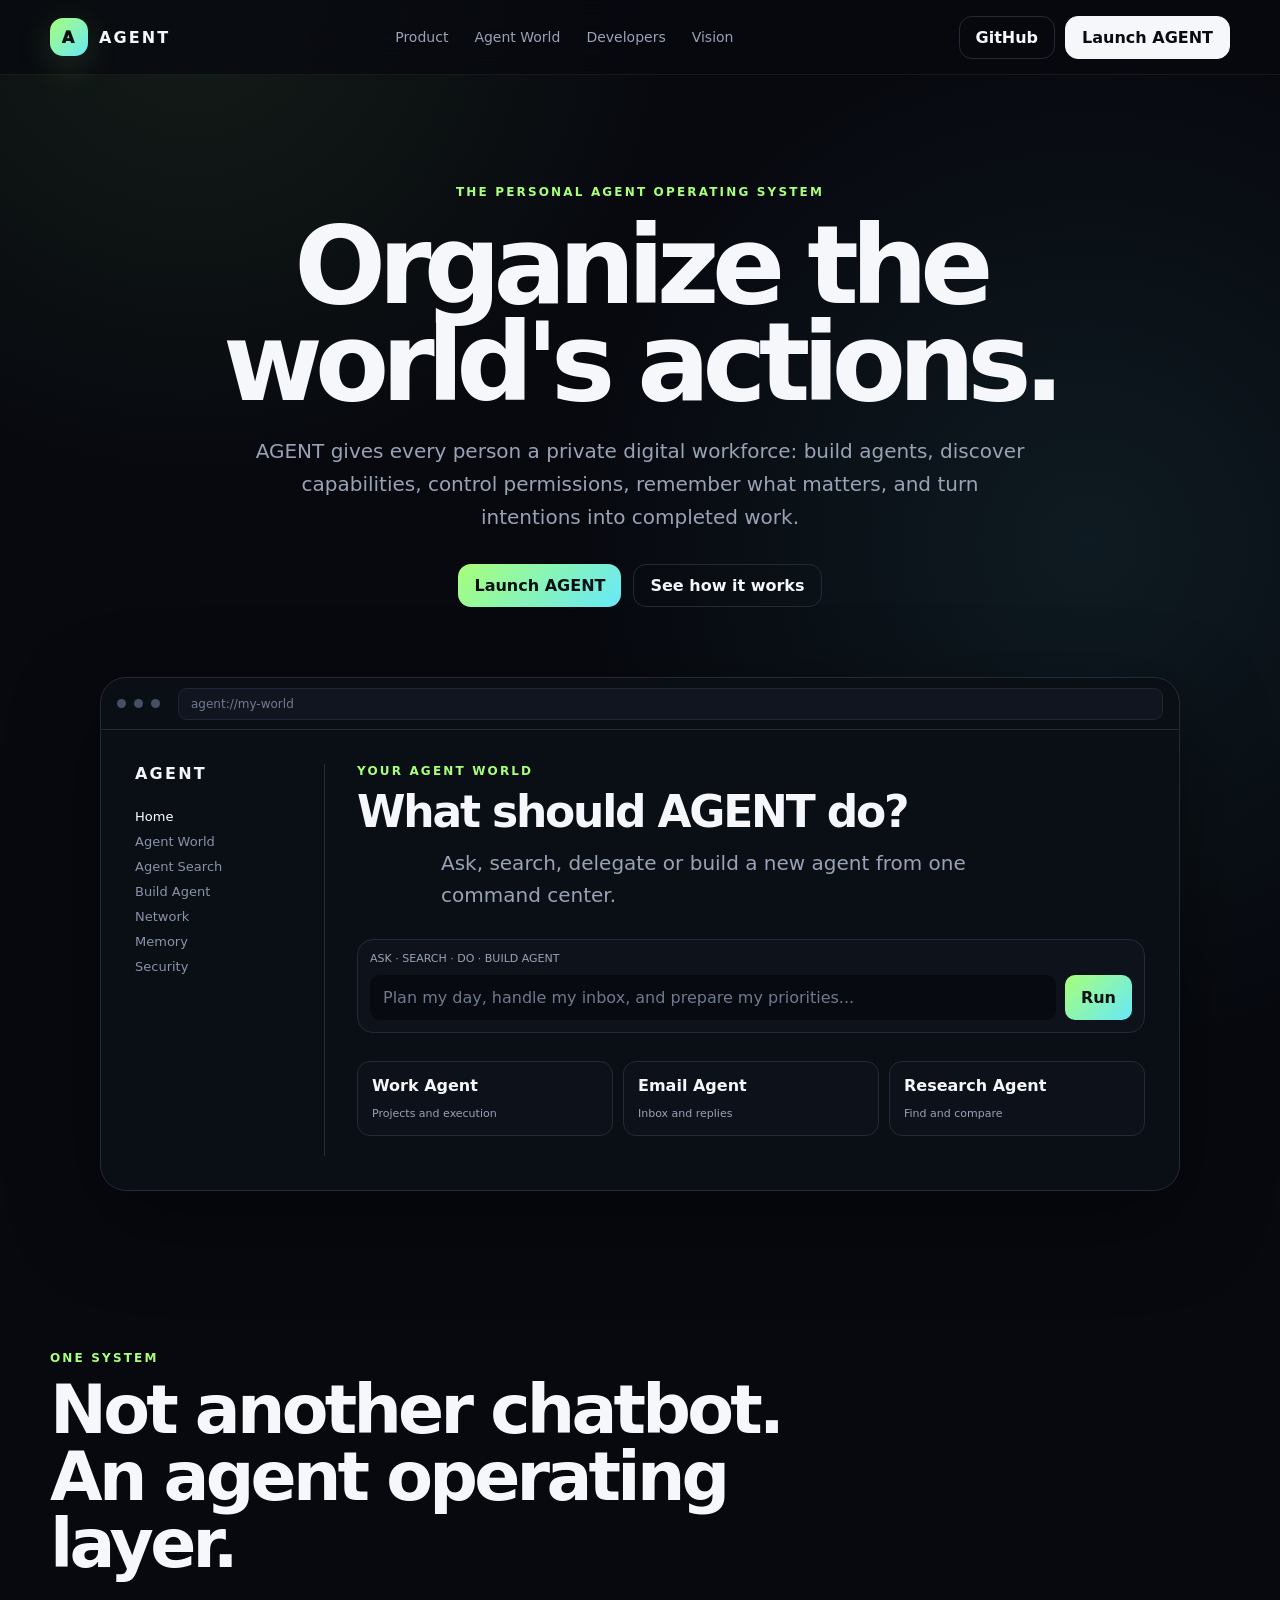
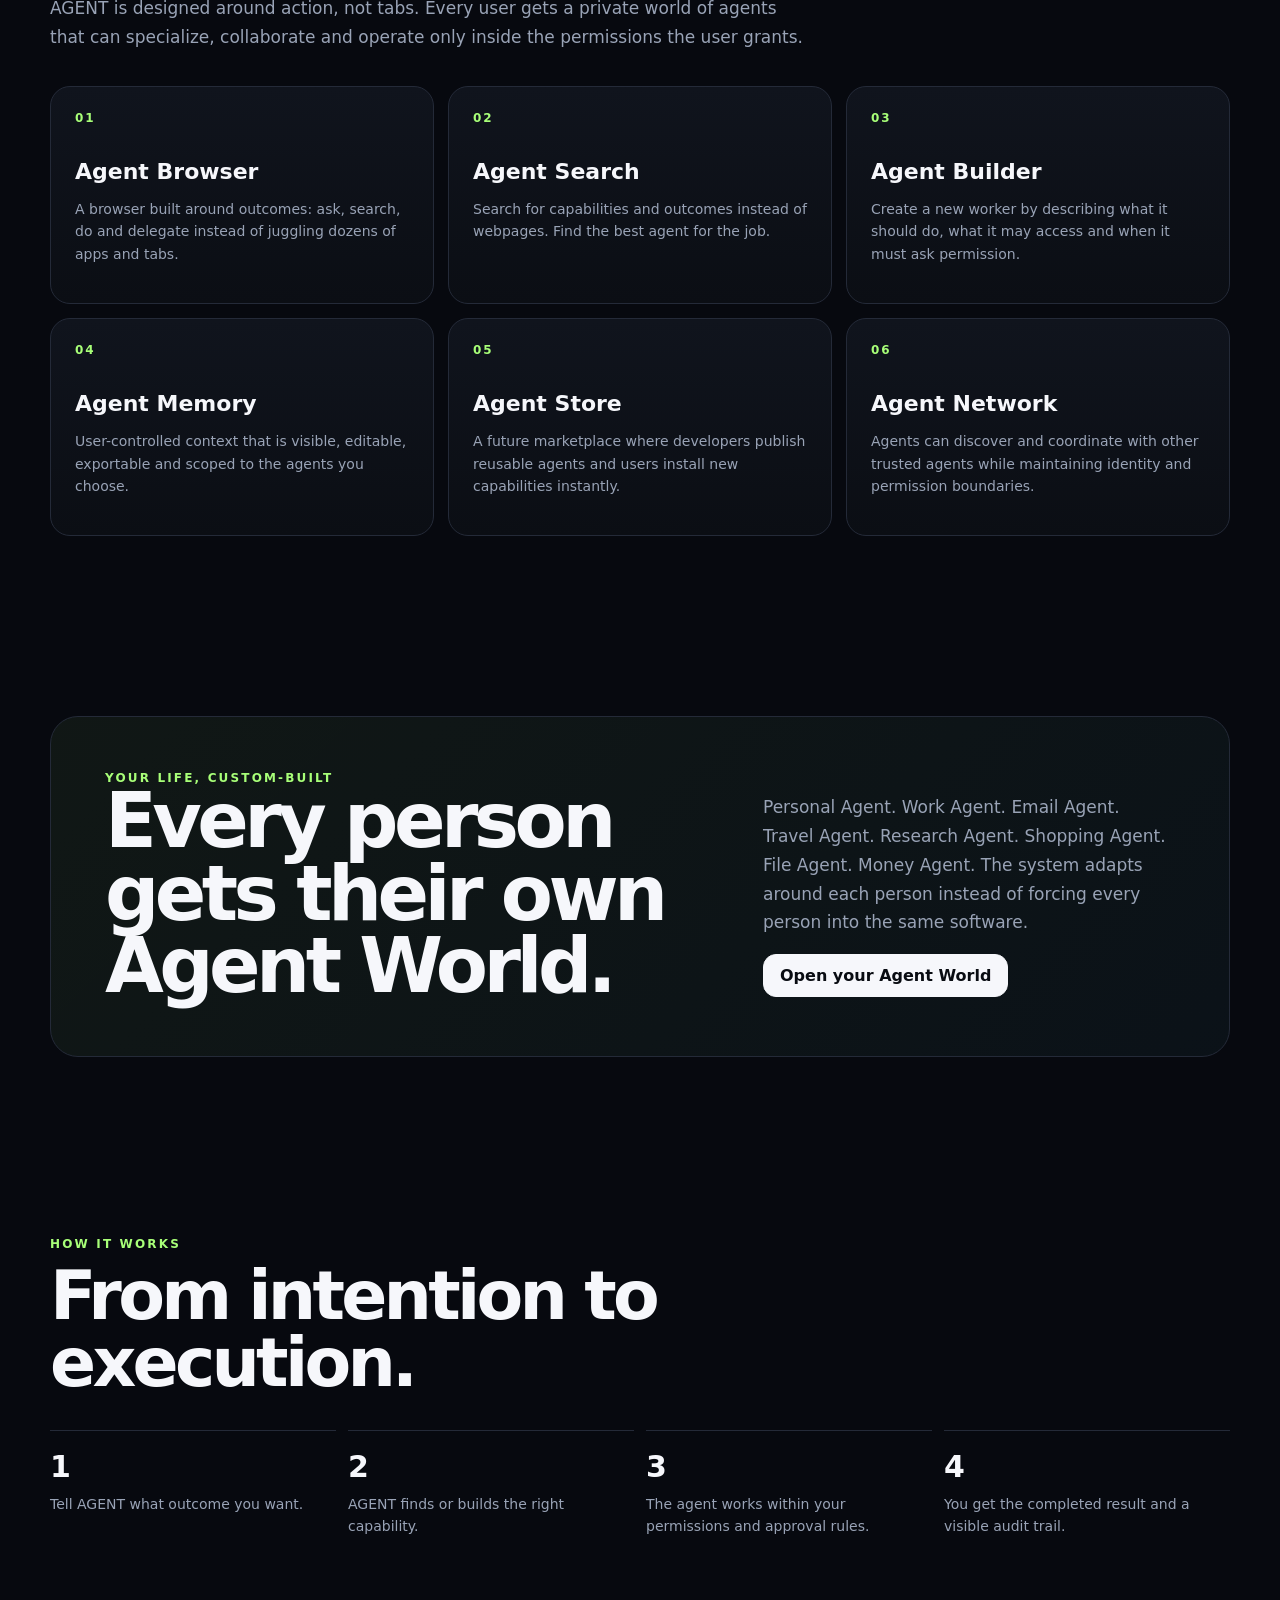
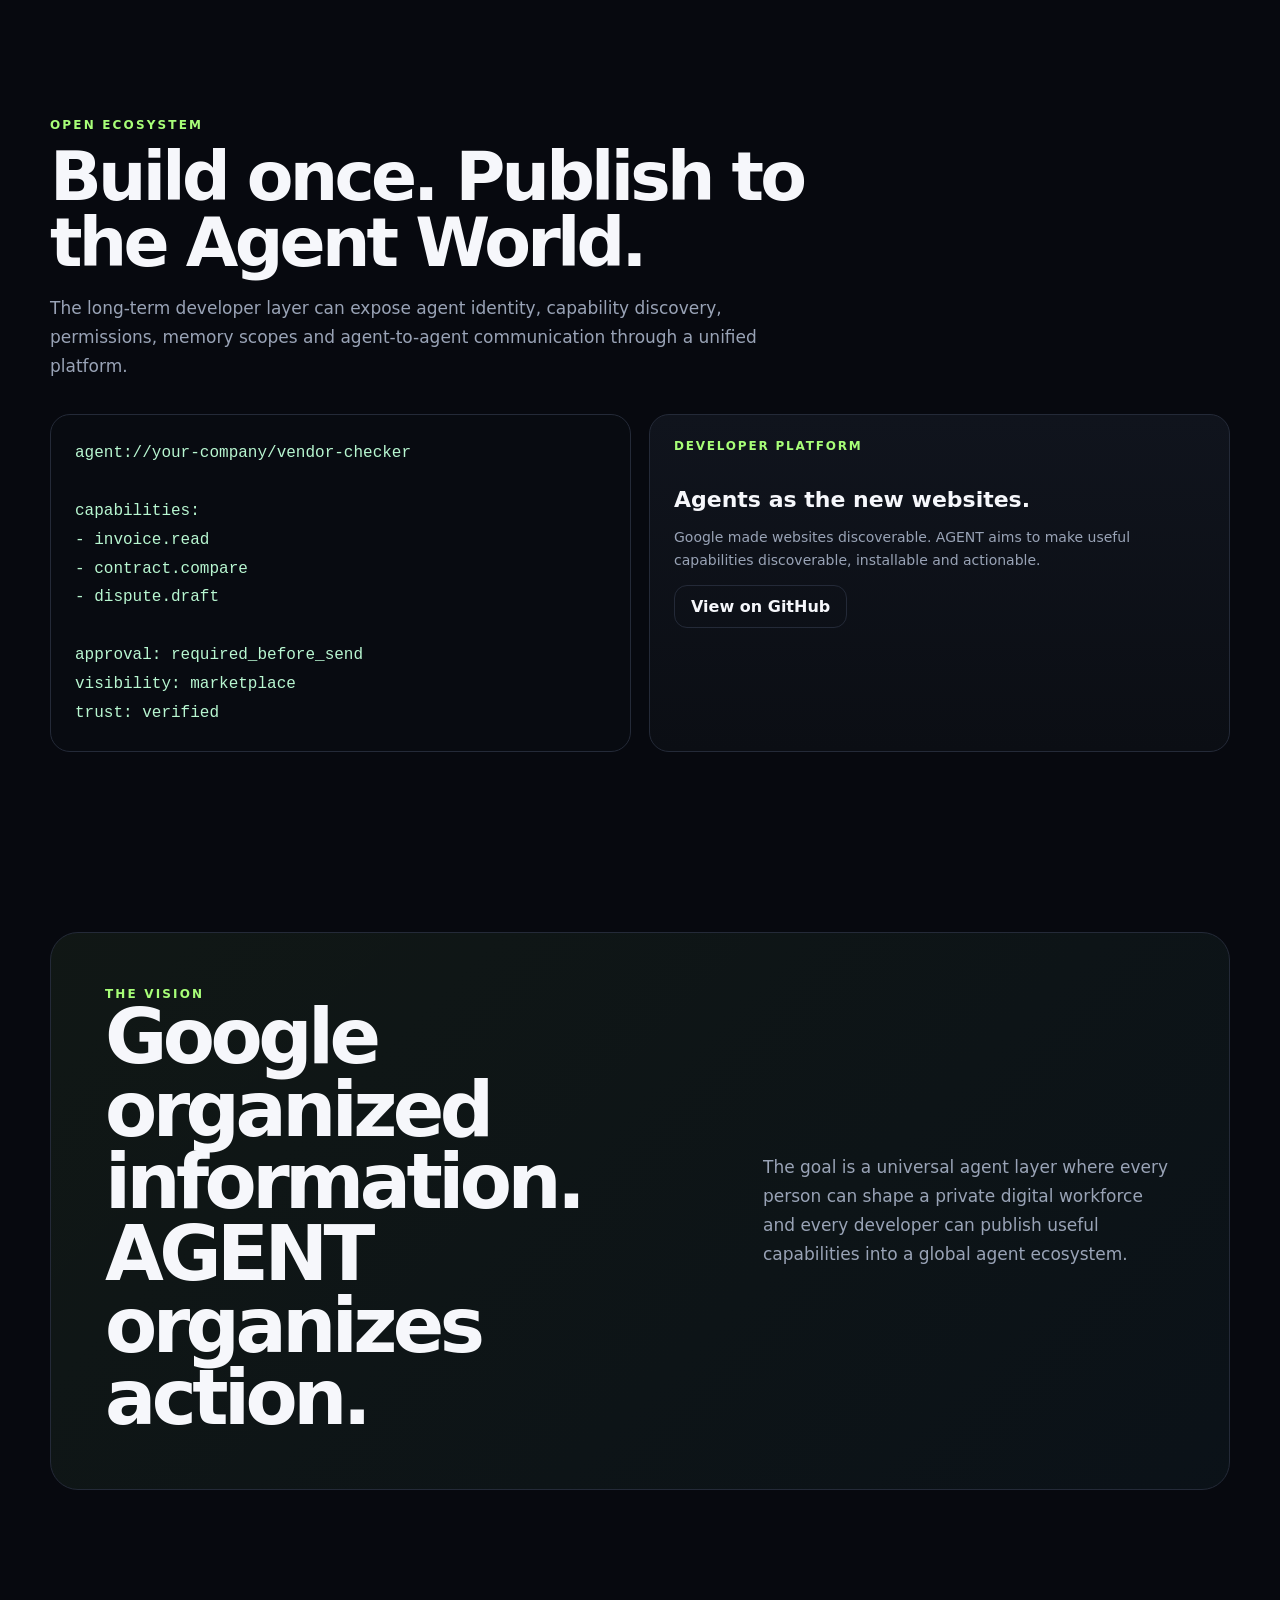
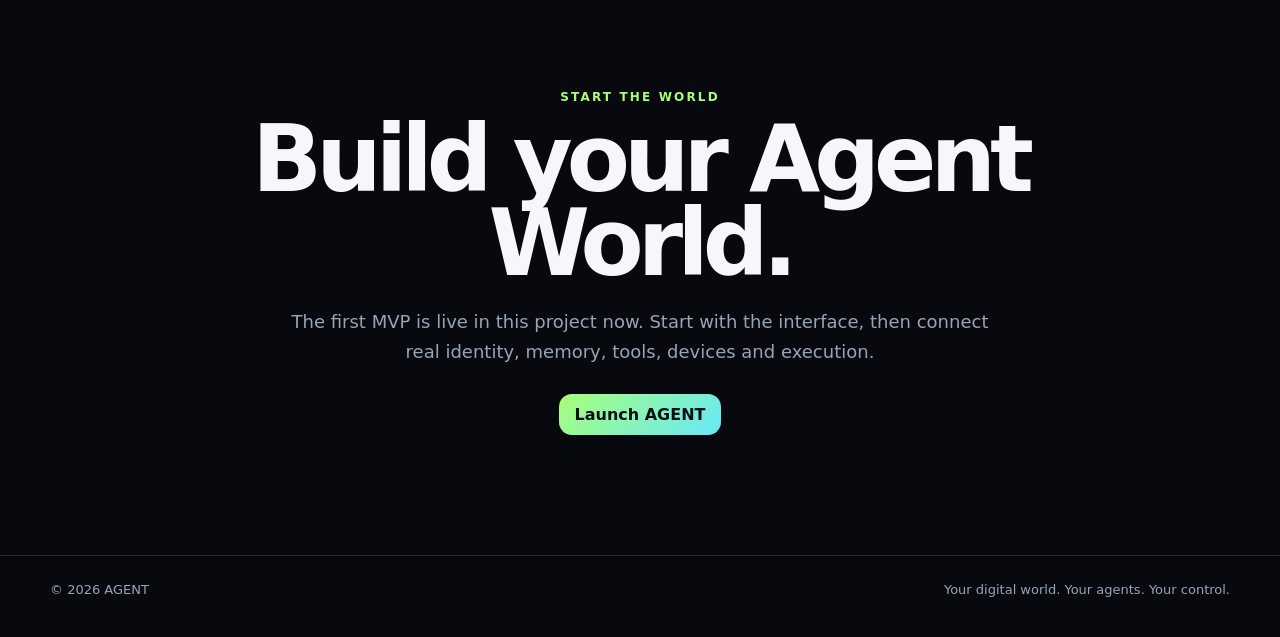
<file: index.html>
<!doctype html><html lang="en"><head><meta charset="utf-8"><meta name="viewport" content="width=device-width,initial-scale=1"><title>AGENT — Your digital workforce</title><meta name="description" content="AGENT is a personal agent operating system for building, discovering and controlling AI agents from one place."><meta name="theme-color" content="#07090f"><style>:root{--bg:#07090f;--panel:#0e1119;--panel2:#141824;--line:#242a38;--text:#f6f7fb;--muted:#99a3b6;--accent:#a8ff78;--accent2:#67e8f9;--shadow:0 28px 90px rgba(0,0,0,.42)}*{box-sizing:border-box}html{scroll-behavior:smooth}body{margin:0;background:radial-gradient(circle at 15% 0%,rgba(168,255,120,.08),transparent 30rem),radial-gradient(circle at 85% 10%,rgba(103,232,249,.08),transparent 32rem),var(--bg);color:var(--text);font-family:Inter,ui-sans-serif,system-ui,-apple-system,BlinkMacSystemFont,"Segoe UI",sans-serif}a{color:inherit;text-decoration:none}.wrap{width:min(1180px,calc(100% - 36px));margin:auto}.nav{position:sticky;top:0;z-index:30;background:rgba(7,9,15,.74);backdrop-filter:blur(18px);border-bottom:1px solid rgba(255,255,255,.06)}.navin{height:74px;display:flex;align-items:center;justify-content:space-between}.brand{display:flex;align-items:center;gap:11px;font-weight:900;letter-spacing:.13em}.mark{width:38px;height:38px;border-radius:13px;display:grid;place-items:center;background:linear-gradient(135deg,var(--accent),var(--accent2));color:#071014;font-weight:1000;box-shadow:0 10px 35px rgba(168,255,120,.16)}.links{display:flex;gap:26px;color:var(--muted);font-size:14px}.actions{display:flex;gap:10px}.btn{display:inline-flex;align-items:center;justify-content:center;border:1px solid var(--line);border-radius:13px;padding:11px 16px;font-weight:800}.btn.primary{background:var(--text);color:#090c12;border-color:var(--text)}.btn.glow{background:linear-gradient(135deg,var(--accent),var(--accent2));color:#061014;border:0}.hero{padding:110px 0 70px;text-align:center}.kicker{font-size:12px;font-weight:900;letter-spacing:.18em;color:var(--accent);text-transform:uppercase}.hero h1{font-size:clamp(54px,9vw,108px);line-height:.9;letter-spacing:-.072em;max-width:1000px;margin:18px auto 24px}.hero p{max-width:780px;margin:0 auto;color:var(--muted);font-size:20px;line-height:1.65}.heroBtns{display:flex;gap:12px;justify-content:center;flex-wrap:wrap;margin-top:30px}.browser{margin:70px auto 0;max-width:1080px;border:1px solid var(--line);border-radius:26px;overflow:hidden;background:#0a0e15;box-shadow:var(--shadow);text-align:left}.browserTop{height:52px;border-bottom:1px solid var(--line);display:flex;align-items:center;gap:8px;padding:0 16px}.browserTop i{width:9px;height:9px;border-radius:50%;background:#465064}.browserUrl{margin-left:10px;flex:1;background:#10151f;border:1px solid #202635;color:#707c91;border-radius:9px;padding:8px 12px;font-size:12px}.screen{padding:34px;display:grid;grid-template-columns:190px 1fr;min-height:460px}.miniSide{border-right:1px solid var(--line);padding-right:24px}.miniLogo{font-weight:900;letter-spacing:.14em;margin-bottom:26px}.miniNav{display:grid;gap:10px;color:#8994a8;font-size:13px}.miniNav span:first-child{color:white}.miniMain{padding-left:32px}.miniMain h3{font-size:44px;letter-spacing:-.05em;margin:8px 0 10px}.miniMain p{color:var(--muted);max-width:620px;line-height:1.6}.command{border:1px solid var(--line);border-radius:16px;background:#0d121b;padding:12px;margin:28px 0}.mode{font-size:11px;color:var(--muted);margin-bottom:10px}.input{display:flex;gap:9px}.input div{flex:1;background:#070a10;border-radius:10px;padding:13px;color:#6f7a8d}.run{background:linear-gradient(135deg,var(--accent),var(--accent2));color:#081015;font-weight:900;border-radius:10px;padding:13px 16px}.agentMiniGrid{display:grid;grid-template-columns:repeat(3,1fr);gap:10px}.agentMini{border:1px solid var(--line);background:#0d1119;border-radius:13px;padding:14px}.agentMini b{display:block;margin-bottom:7px}.agentMini span{font-size:11px;color:var(--muted)}section{padding:90px 0}.sectionHead{max-width:760px;margin-bottom:34px}.sectionHead h2{font-size:clamp(38px,6vw,68px);line-height:.98;letter-spacing:-.055em;margin:12px 0}.sectionHead p{color:var(--muted);font-size:17px;line-height:1.7}.grid3{display:grid;grid-template-columns:repeat(3,1fr);gap:14px}.feature{border:1px solid var(--line);background:linear-gradient(180deg,#10141d,#0b0e14);border-radius:20px;padding:24px;min-height:210px}.featureNum{font-size:12px;color:var(--accent);font-weight:900;letter-spacing:.15em}.feature h3{font-size:22px;margin:34px 0 10px}.feature p{color:var(--muted);line-height:1.6;font-size:14px}.statement{border:1px solid var(--line);border-radius:28px;padding:54px;background:linear-gradient(135deg,rgba(168,255,120,.06),rgba(103,232,249,.04));display:grid;grid-template-columns:1.2fr .8fr;gap:40px;align-items:center}.statement h2{font-size:clamp(42px,6vw,76px);line-height:.95;letter-spacing:-.06em;margin:0}.statement p{color:var(--muted);line-height:1.7;font-size:17px}.steps{display:grid;grid-template-columns:repeat(4,1fr);gap:12px}.step{border-top:1px solid var(--line);padding-top:18px}.step b{display:block;font-size:30px;margin-bottom:10px}.step span{color:var(--muted);line-height:1.55;font-size:14px}.dev{display:grid;grid-template-columns:1fr 1fr;gap:18px}.code{border:1px solid var(--line);background:#080b11;border-radius:20px;padding:24px;font-family:ui-monospace,SFMono-Regular,Menlo,monospace;color:#b8f7d1;line-height:1.8;overflow:auto}.cta{text-align:center;padding:110px 0 120px}.cta h2{font-size:clamp(48px,8vw,92px);line-height:.92;letter-spacing:-.065em;margin:14px auto 20px;max-width:900px}.cta p{color:var(--muted);font-size:18px;max-width:700px;margin:0 auto 28px;line-height:1.65}.footer{border-top:1px solid var(--line);padding:26px 0 40px;color:var(--muted);font-size:13px}.footerin{display:flex;justify-content:space-between;gap:20px;flex-wrap:wrap}@media(max-width:900px){.links{display:none}.grid3{grid-template-columns:1fr 1fr}.statement,.dev{grid-template-columns:1fr}.steps{grid-template-columns:1fr 1fr}.screen{grid-template-columns:1fr}.miniSide{display:none}.miniMain{padding:0}.agentMiniGrid{grid-template-columns:1fr 1fr}}@media(max-width:620px){.actions .btn:first-child{display:none}.hero{padding-top:74px}.hero p{font-size:17px}.grid3,.steps,.agentMiniGrid{grid-template-columns:1fr}.screen{padding:22px}.miniMain h3{font-size:34px}.statement{padding:28px}.browser{margin-top:45px}.wrap{width:min(100% - 24px,1180px)}} </style></head><body><header class="nav"><div class="wrap navin"><a class="brand" href="#top"><span class="mark">A</span><span>AGENT</span></a><nav class="links"><a href="#product">Product</a><a href="#world">Agent World</a><a href="#developers">Developers</a><a href="#vision">Vision</a></nav><div class="actions"><a class="btn" href="https://github.com/abemarko1/hermes-agent/tree/agent-mvp">GitHub</a><a class="btn primary" href="app.html">Launch AGENT</a></div></div></header><main id="top"><section class="hero"><div class="wrap"><div class="kicker">THE PERSONAL AGENT OPERATING SYSTEM</div><h1>Organize the world's actions.</h1><p>AGENT gives every person a private digital workforce: build agents, discover capabilities, control permissions, remember what matters, and turn intentions into completed work.</p><div class="heroBtns"><a class="btn glow" href="app.html">Launch AGENT</a><a class="btn" href="#product">See how it works</a></div><div class="browser"><div class="browserTop"><i></i><i></i><i></i><div class="browserUrl">agent://my-world</div></div><div class="screen"><aside class="miniSide"><div class="miniLogo">AGENT</div><div class="miniNav"><span>Home</span><span>Agent World</span><span>Agent Search</span><span>Build Agent</span><span>Network</span><span>Memory</span><span>Security</span></div></aside><div class="miniMain"><div class="kicker">YOUR AGENT WORLD</div><h3>What should AGENT do?</h3><p>Ask, search, delegate or build a new agent from one command center.</p><div class="command"><div class="mode">ASK · SEARCH · DO · BUILD AGENT</div><div class="input"><div>Plan my day, handle my inbox, and prepare my priorities...</div><span class="run">Run</span></div></div><div class="agentMiniGrid"><div class="agentMini"><b>Work Agent</b><span>Projects and execution</span></div><div class="agentMini"><b>Email Agent</b><span>Inbox and replies</span></div><div class="agentMini"><b>Research Agent</b><span>Find and compare</span></div></div></div></div></div></div></section><section id="product"><div class="wrap"><div class="sectionHead"><div class="kicker">ONE SYSTEM</div><h2>Not another chatbot. An agent operating layer.</h2><p>AGENT is designed around action, not tabs. Every user gets a private world of agents that can specialize, collaborate and operate only inside the permissions the user grants.</p></div><div class="grid3"><article class="feature"><div class="featureNum">01</div><h3>Agent Browser</h3><p>A browser built around outcomes: ask, search, do and delegate instead of juggling dozens of apps and tabs.</p></article><article class="feature"><div class="featureNum">02</div><h3>Agent Search</h3><p>Search for capabilities and outcomes instead of webpages. Find the best agent for the job.</p></article><article class="feature"><div class="featureNum">03</div><h3>Agent Builder</h3><p>Create a new worker by describing what it should do, what it may access and when it must ask permission.</p></article><article class="feature"><div class="featureNum">04</div><h3>Agent Memory</h3><p>User-controlled context that is visible, editable, exportable and scoped to the agents you choose.</p></article><article class="feature"><div class="featureNum">05</div><h3>Agent Store</h3><p>A future marketplace where developers publish reusable agents and users install new capabilities instantly.</p></article><article class="feature"><div class="featureNum">06</div><h3>Agent Network</h3><p>Agents can discover and coordinate with other trusted agents while maintaining identity and permission boundaries.</p></article></div></div></section><section id="world"><div class="wrap"><div class="statement"><div><div class="kicker">YOUR LIFE, CUSTOM-BUILT</div><h2>Every person gets their own Agent World.</h2></div><div><p>Personal Agent. Work Agent. Email Agent. Travel Agent. Research Agent. Shopping Agent. File Agent. Money Agent. The system adapts around each person instead of forcing every person into the same software.</p><a class="btn primary" href="app.html">Open your Agent World</a></div></div></div></section><section><div class="wrap"><div class="sectionHead"><div class="kicker">HOW IT WORKS</div><h2>From intention to execution.</h2></div><div class="steps"><div class="step"><b>1</b><span>Tell AGENT what outcome you want.</span></div><div class="step"><b>2</b><span>AGENT finds or builds the right capability.</span></div><div class="step"><b>3</b><span>The agent works within your permissions and approval rules.</span></div><div class="step"><b>4</b><span>You get the completed result and a visible audit trail.</span></div></div></div></section><section id="developers"><div class="wrap"><div class="sectionHead"><div class="kicker">OPEN ECOSYSTEM</div><h2>Build once. Publish to the Agent World.</h2><p>The long-term developer layer can expose agent identity, capability discovery, permissions, memory scopes and agent-to-agent communication through a unified platform.</p></div><div class="dev"><div class="code">agent://your-company/vendor-checker<br><br>capabilities:<br>  - invoice.read<br>  - contract.compare<br>  - dispute.draft<br><br>approval: required_before_send<br>visibility: marketplace<br>trust: verified</div><div class="feature" style="min-height:auto"><div class="featureNum">DEVELOPER PLATFORM</div><h3>Agents as the new websites.</h3><p>Google made websites discoverable. AGENT aims to make useful capabilities discoverable, installable and actionable.</p><a class="btn" href="https://github.com/abemarko1/hermes-agent/tree/agent-mvp">View on GitHub</a></div></div></div></section><section id="vision"><div class="wrap"><div class="statement"><div><div class="kicker">THE VISION</div><h2>Google organized information. AGENT organizes action.</h2></div><div><p>The goal is a universal agent layer where every person can shape a private digital workforce and every developer can publish useful capabilities into a global agent ecosystem.</p></div></div></div></section><section class="cta"><div class="wrap"><div class="kicker">START THE WORLD</div><h2>Build your Agent World.</h2><p>The first MVP is live in this project now. Start with the interface, then connect real identity, memory, tools, devices and execution.</p><a class="btn glow" href="app.html">Launch AGENT</a></div></section></main><footer class="footer"><div class="wrap footerin"><span>© 2026 AGENT</span><span>Your digital world. Your agents. Your control.</span></div></footer></body></html>
</file>
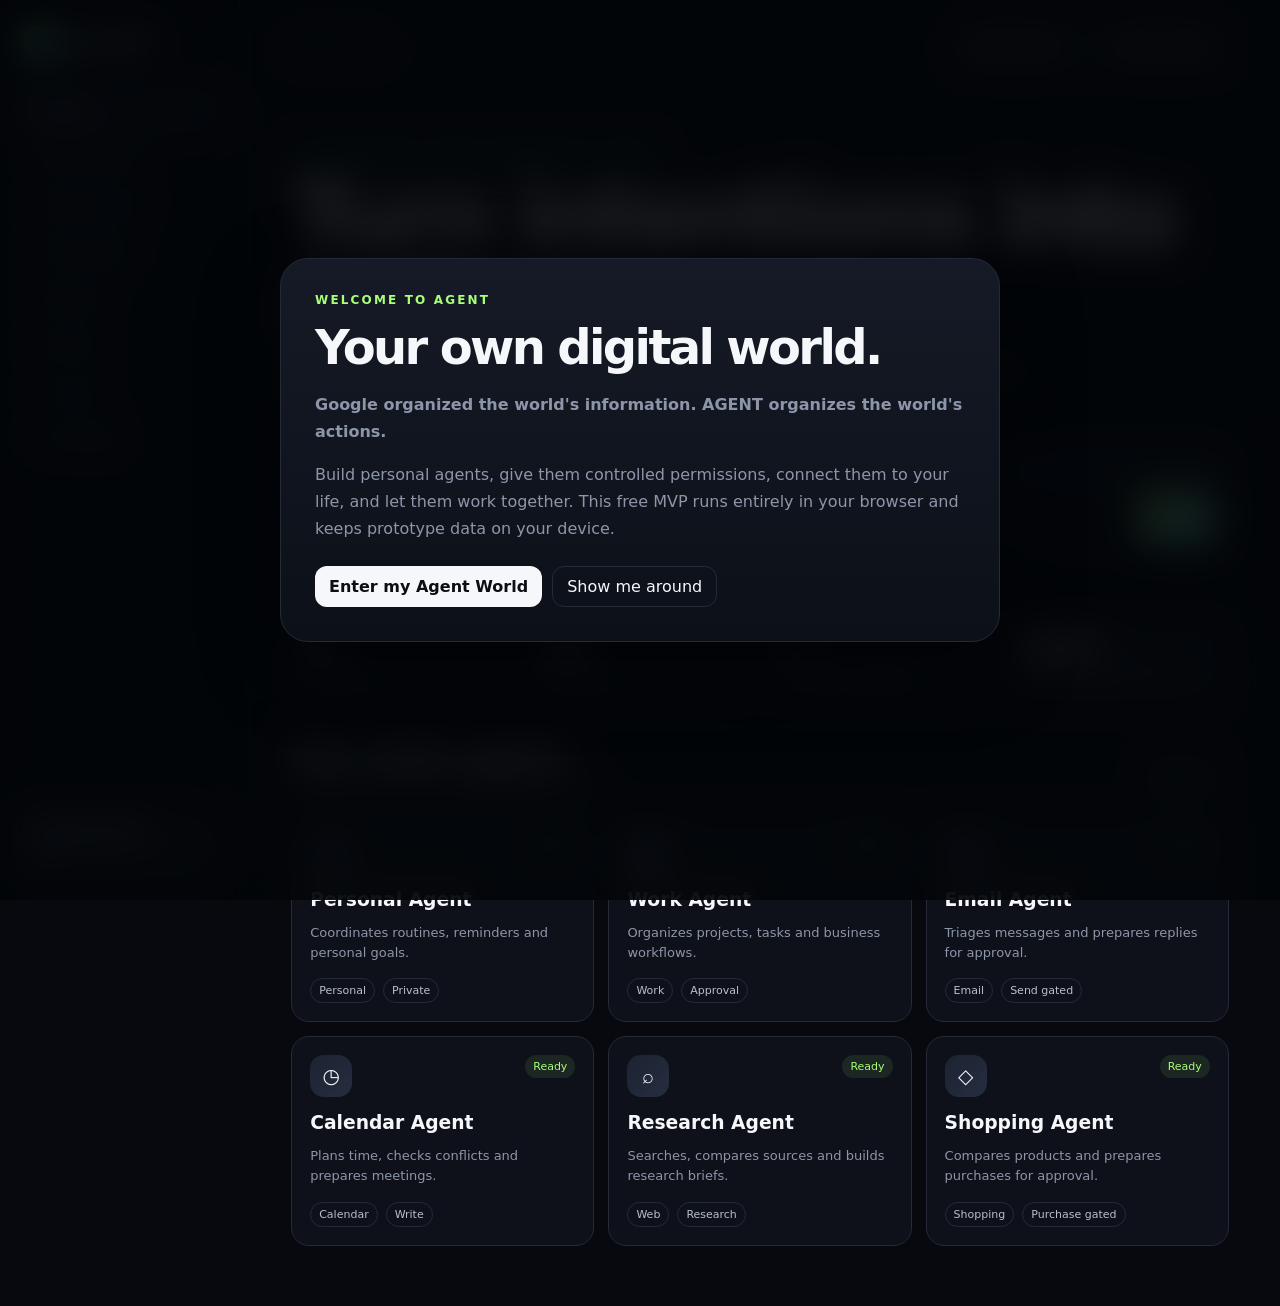
<file: app.html>
<!doctype html>
<html lang="en">
<head>
<meta charset="utf-8" />
<meta name="viewport" content="width=device-width,initial-scale=1" />
<meta name="theme-color" content="#07090f" />
<title>AGENT — Organize the world's actions</title>
<meta name="description" content="AGENT is a personal agent operating system: build, discover and control AI agents from one place." />
<style>
:root{--bg:#07090f;--panel:#0e1119;--panel2:#141824;--line:#242a38;--text:#f6f7fb;--muted:#8d96a9;--accent:#a8ff78;--accent2:#67e8f9;--warn:#ffd166;--danger:#ff6b7a;--shadow:0 24px 80px rgba(0,0,0,.45)}*{box-sizing:border-box}html,body{margin:0;background:var(--bg);color:var(--text);font-family:Inter,ui-sans-serif,system-ui,-apple-system,BlinkMacSystemFont,"Segoe UI",sans-serif}button,input,select,textarea{font:inherit}button{cursor:pointer}.app{min-height:100vh;display:grid;grid-template-columns:240px 1fr}.sidebar{position:sticky;top:0;height:100vh;border-right:1px solid var(--line);padding:22px 16px;background:rgba(7,9,15,.92);backdrop-filter:blur(18px)}.logo{display:flex;align-items:center;gap:10px;font-weight:900;letter-spacing:.12em;font-size:20px;margin:4px 8px 30px}.logoMark{width:34px;height:34px;border-radius:12px;display:grid;place-items:center;background:linear-gradient(135deg,var(--accent),var(--accent2));color:#061014;font-weight:1000;box-shadow:0 8px 32px rgba(168,255,120,.16)}.nav{display:grid;gap:6px}.nav button{border:0;background:transparent;color:var(--muted);text-align:left;padding:11px 12px;border-radius:11px;display:flex;gap:10px;align-items:center}.nav button:hover,.nav button.active{background:var(--panel2);color:var(--text)}.nav .dot{width:7px;height:7px;border-radius:99px;background:currentColor}.sidebarBottom{position:absolute;bottom:18px;left:16px;right:16px}.profile{border:1px solid var(--line);border-radius:14px;padding:12px;background:var(--panel);font-size:13px}.profile b{display:block;margin-bottom:3px}.profile span{color:var(--muted)}.main{min-width:0;padding:26px clamp(18px,4vw,54px) 60px}.topbar{display:flex;align-items:center;justify-content:space-between;margin-bottom:28px}.crumb{font-size:13px;color:var(--muted)}.topActions{display:flex;gap:10px}.iconBtn,.pillBtn,.primaryBtn,.ghostBtn{border:1px solid var(--line);color:var(--text);background:var(--panel);border-radius:12px;padding:10px 14px}.primaryBtn{border:0;background:var(--text);color:#0b0e14;font-weight:800}.pillBtn{border-radius:999px}.ghostBtn{background:transparent}.view{display:none}.view.active{display:block}.hero{padding:52px 0 28px;max-width:1050px}.eyebrow{font-size:12px;font-weight:900;letter-spacing:.18em;color:var(--accent);text-transform:uppercase}.hero h1{font-size:clamp(44px,7vw,92px);line-height:.92;letter-spacing:-.065em;margin:14px 0 18px;max-width:900px}.hero p{color:var(--muted);font-size:18px;line-height:1.7;max-width:760px}.command{margin:30px 0 20px;border:1px solid var(--line);background:linear-gradient(180deg,#121723,#0d111a);border-radius:22px;box-shadow:var(--shadow);padding:14px}.modes{display:flex;gap:8px;padding-bottom:12px}.mode{border:0;background:transparent;color:var(--muted);border-radius:999px;padding:7px 11px;font-size:13px;font-weight:700}.mode.active{background:var(--panel2);color:var(--text)}.commandRow{display:flex;gap:10px}.command input{flex:1;border:0;outline:0;color:var(--text);background:#090c13;border-radius:14px;padding:17px;font-size:16px}.command button{border:0;border-radius:14px;padding:0 20px;font-weight:900;background:linear-gradient(135deg,var(--accent),var(--accent2));color:#071016}.resultBox{display:none;margin-top:12px;border-top:1px solid var(--line);padding:14px 4px 2px;color:#c8d0df;line-height:1.6}.resultBox.show{display:block}.sectionHead{display:flex;justify-content:space-between;align-items:flex-end;gap:20px;margin:42px 0 16px}.sectionHead h2{font-size:28px;letter-spacing:-.04em;margin:0}.sectionHead p{color:var(--muted);margin:6px 0 0;font-size:14px}.grid{display:grid;grid-template-columns:repeat(3,minmax(0,1fr));gap:14px}.card{border:1px solid var(--line);background:var(--panel);border-radius:18px;padding:18px;transition:.2s transform,.2s border-color}.card:hover{transform:translateY(-2px);border-color:#384052}.agentTop{display:flex;justify-content:space-between;gap:16px}.agentIcon{width:42px;height:42px;border-radius:14px;display:grid;place-items:center;background:linear-gradient(135deg,#1c2432,#252d3f);font-size:20px}.status{font-size:11px;border-radius:999px;padding:5px 8px;background:rgba(168,255,120,.09);color:var(--accent);height:max-content}.card h3{margin:15px 0 6px}.card p{color:var(--muted);font-size:13px;line-height:1.55;min-height:40px}.meta{display:flex;gap:8px;flex-wrap:wrap;margin-top:15px}.tag{border:1px solid var(--line);border-radius:999px;padding:5px 8px;font-size:11px;color:#b8c0cf}.miniAction{margin-top:14px;width:100%;border:1px solid var(--line);background:#0a0d14;color:var(--text);border-radius:10px;padding:9px;font-weight:700}.stats{display:grid;grid-template-columns:repeat(4,1fr);gap:12px;margin:8px 0 30px}.stat{border:1px solid var(--line);border-radius:16px;padding:17px;background:var(--panel)}.stat b{font-size:26px;display:block}.stat span{font-size:12px;color:var(--muted)}.panel{border:1px solid var(--line);border-radius:18px;background:var(--panel);padding:20px}.twoCol{display:grid;grid-template-columns:1.15fr .85fr;gap:16px}.searchBar{display:flex;gap:10px;margin:20px 0}.searchBar input{flex:1;border:1px solid var(--line);background:var(--panel);color:var(--text);border-radius:13px;padding:13px 15px;outline:0}.marketCard .marketMeta{display:flex;justify-content:space-between;gap:12px;margin-top:14px;color:var(--muted);font-size:12px}.installBtn.installed{color:var(--accent);border-color:rgba(168,255,120,.25)}.builder{max-width:820px}.formGrid{display:grid;grid-template-columns:1fr 1fr;gap:14px}.field{display:grid;gap:7px;margin-bottom:14px}.field.full{grid-column:1/-1}.field label{font-size:12px;color:#bac2d1;font-weight:800}.field input,.field select,.field textarea{width:100%;border:1px solid var(--line);background:#090c13;color:var(--text);border-radius:11px;padding:12px;outline:0}.field textarea{min-height:110px;resize:vertical}.checkRow{display:flex;flex-wrap:wrap;gap:8px}.checkChip{border:1px solid var(--line);padding:8px 10px;border-radius:999px;font-size:12px;color:var(--muted);user-select:none}.checkChip input{margin-right:5px}.builderActions{display:flex;justify-content:flex-end;gap:9px;margin-top:10px}.memoryItem,.permissionRow,.auditRow{display:flex;justify-content:space-between;gap:18px;align-items:center;padding:14px 0;border-bottom:1px solid var(--line)}.memoryItem:last-child,.permissionRow:last-child,.auditRow:last-child{border-bottom:0}.memoryItem small,.permissionRow small,.auditRow small{display:block;color:var(--muted);margin-top:4px}.toggle{width:42px;height:24px;border-radius:999px;background:#262c39;padding:3px;border:0;transition:.2s}.toggle:after{content:"";display:block;width:18px;height:18px;border-radius:99px;background:#747f93;transition:.2s}.toggle.on{background:rgba(168,255,120,.22)}.toggle.on:after{transform:translateX(18px);background:var(--accent)}.network{position:relative;min-height:430px;overflow:hidden}.node{position:absolute;border:1px solid var(--line);background:#111622;border-radius:999px;padding:11px 14px;font-size:12px;box-shadow:0 12px 40px rgba(0,0,0,.35)}.node.core{left:50%;top:48%;transform:translate(-50%,-50%);font-size:19px;font-weight:900;padding:20px 25px;border-color:rgba(168,255,120,.5);box-shadow:0 0 50px rgba(168,255,120,.12)}.node.n1{left:10%;top:18%}.node.n2{right:10%;top:15%}.node.n3{left:13%;bottom:18%}.node.n4{right:11%;bottom:20%}.node.n5{left:43%;top:10%}.node.n6{left:40%;bottom:8%}.network:before,.network:after{content:"";position:absolute;left:50%;top:50%;width:70%;height:1px;background:linear-gradient(90deg,transparent,var(--line),transparent);transform:translate(-50%,-50%) rotate(25deg)}.network:after{transform:translate(-50%,-50%) rotate(-25deg)}.devCode{border:1px solid var(--line);background:#080b11;border-radius:14px;padding:16px;color:#b8f7d1;font-family:ui-monospace,SFMono-Regular,Menlo,monospace;font-size:13px;overflow:auto}.toast{position:fixed;right:20px;bottom:20px;border:1px solid var(--line);background:#111722;padding:12px 16px;border-radius:12px;box-shadow:var(--shadow);opacity:0;transform:translateY(10px);pointer-events:none;transition:.2s}.toast.show{opacity:1;transform:none}.onboard{position:fixed;inset:0;background:rgba(3,5,9,.88);backdrop-filter:blur(18px);z-index:99;display:grid;place-items:center;padding:20px}.onboard.hidden{display:none}.onboardCard{max-width:720px;border:1px solid var(--line);background:linear-gradient(180deg,#151a26,#0c1018);border-radius:28px;padding:34px;box-shadow:var(--shadow)}.onboardCard h2{font-size:48px;letter-spacing:-.055em;margin:12px 0}.onboardCard p{color:var(--muted);line-height:1.7}.onboardActions{display:flex;gap:10px;margin-top:24px}@media(max-width:980px){.app{grid-template-columns:80px 1fr}.sidebar{padding:20px 10px}.logo span,.nav .label,.sidebarBottom{display:none}.logo{justify-content:center;margin-left:0;margin-right:0}.nav button{justify-content:center}.grid{grid-template-columns:repeat(2,1fr)}.twoCol{grid-template-columns:1fr}}@media(max-width:650px){.app{display:block}.sidebar{position:fixed;z-index:20;left:0;right:0;bottom:0;top:auto;height:66px;border-right:0;border-top:1px solid var(--line);display:flex;align-items:center;padding:8px;background:rgba(7,9,15,.95)}.logo,.sidebarBottom{display:none}.nav{display:flex;width:100%;overflow:auto}.nav button{min-width:54px;padding:10px}.nav button:nth-child(n+6){display:none}.main{padding:18px 14px 90px}.hero{padding-top:30px}.hero h1{font-size:46px}.hero p{font-size:15px}.grid,.stats,.formGrid{grid-template-columns:1fr}.commandRow{flex-direction:column}.command button{padding:14px}.topbar{margin-bottom:8px}.topActions .iconBtn{display:none}.twoCol{grid-template-columns:1fr}.onboardCard h2{font-size:36px}}
</style>
</head>
<body>
<div class="onboard" id="onboard"><div class="onboardCard"><div class="eyebrow">WELCOME TO AGENT</div><h2>Your own digital world.</h2><p><b>Google organized the world's information. AGENT organizes the world's actions.</b></p><p>Build personal agents, give them controlled permissions, connect them to your life, and let them work together. This free MVP runs entirely in your browser and keeps prototype data on your device.</p><div class="onboardActions"><button class="primaryBtn" id="enterBtn">Enter my Agent World</button><button class="ghostBtn" id="tourBtn">Show me around</button></div></div></div>
<div class="app">
<aside class="sidebar"><div class="logo"><div class="logoMark">A</div><span>AGENT</span></div><nav class="nav" id="nav"><button class="active" data-view="home"><span class="dot"></span><span class="label">Home</span></button><button data-view="world"><span class="dot"></span><span class="label">Agent World</span></button><button data-view="search"><span class="dot"></span><span class="label">Agent Search</span></button><button data-view="build"><span class="dot"></span><span class="label">Build Agent</span></button><button data-view="network"><span class="dot"></span><span class="label">Network</span></button><button data-view="memory"><span class="dot"></span><span class="label">Memory</span></button><button data-view="security"><span class="dot"></span><span class="label">Security</span></button><button data-view="developer"><span class="dot"></span><span class="label">Developer</span></button></nav><div class="sidebarBottom"><div class="profile"><b>My Agent World</b><span>Private workspace · Local MVP</span></div></div></aside>
<main class="main"><div class="topbar"><div class="crumb" id="crumb">AGENT / Home</div><div class="topActions"><button class="iconBtn" id="resetBtn">Reset demo</button><button class="pillBtn" data-go="build">+ Build agent</button></div></div>
<section class="view active" id="home"><div class="hero"><div class="eyebrow">THE PERSONAL AGENT OPERATING SYSTEM</div><h1>Turn intentions into actions.</h1><p>One place to ask, search, delegate, build and control a private digital workforce built around your life.</p><div class="command"><div class="modes" id="modes"><button class="mode active" data-mode="Ask">Ask</button><button class="mode" data-mode="Search">Search</button><button class="mode" data-mode="Do">Do</button><button class="mode" data-mode="Build">Build Agent</button></div><div class="commandRow"><input id="commandInput" placeholder="What should AGENT do?" /><button id="runCommand">Run</button></div><div class="resultBox" id="resultBox"></div></div></div><div class="stats"><div class="stat"><b id="agentCount">9</b><span>Your agents</span></div><div class="stat"><b>24</b><span>Tasks today</span></div><div class="stat"><b>7</b><span>Connected capabilities</span></div><div class="stat"><b>100%</b><span>User-controlled permissions</span></div></div><div class="sectionHead"><div><h2>Your active agents</h2><p>The first layer of your personal Agent World.</p></div><button class="ghostBtn" data-go="world">View all</button></div><div class="grid" id="homeAgents"></div></section>
<section class="view" id="world"><div class="sectionHead"><div><div class="eyebrow">MY AGENT WORLD</div><h2>Your digital workforce</h2><p>Every agent has its own purpose, memory and permissions.</p></div><button class="primaryBtn" data-go="build">+ New agent</button></div><div class="grid" id="worldAgents"></div></section>
<section class="view" id="search"><div class="sectionHead"><div><div class="eyebrow">AGENT SEARCH</div><h2>Search capabilities, not websites.</h2><p>Find an agent that can complete the outcome you want.</p></div></div><div class="searchBar"><input id="marketSearch" placeholder="Try: travel, invoices, email, research, shopping..."/><button class="primaryBtn" id="marketSearchBtn">Search</button></div><div class="grid" id="marketGrid"></div></section>
<section class="view" id="build"><div class="sectionHead"><div><div class="eyebrow">NO-CODE AGENT BUILDER</div><h2>Describe a worker. Create an agent.</h2><p>Prototype agents are saved privately in this browser.</p></div></div><div class="panel builder"><div class="formGrid"><div class="field"><label>Agent name</label><input id="agentName" placeholder="Vendor Invoice Agent"/></div><div class="field"><label>Category</label><select id="agentCategory"><option>Work</option><option>Personal</option><option>Research</option><option>Finance</option><option>Travel</option><option>Shopping</option><option>Files</option><option>Communication</option></select></div><div class="field full"><label>What should this agent do?</label><textarea id="agentPurpose" placeholder="Check every supplier invoice against agreed pricing, flag overcharges, prepare a dispute, and ask before sending anything."></textarea></div><div class="field full"><label>Permissions</label><div class="checkRow" id="permissionChecks"><label class="checkChip"><input type="checkbox" value="Read" checked>Read</label><label class="checkChip"><input type="checkbox" value="Write">Write</label><label class="checkChip"><input type="checkbox" value="Send">Send</label><label class="checkChip"><input type="checkbox" value="Purchase">Purchase</label><label class="checkChip"><input type="checkbox" value="Delete">Delete</label><label class="checkChip"><input type="checkbox" value="Device Control">Device Control</label></div></div><div class="field"><label>Approval rule</label><select id="approvalRule"><option>Ask before sensitive actions</option><option>Ask before every action</option><option>Run automatically within permissions</option></select></div><div class="field"><label>Memory scope</label><select id="memoryScope"><option>Only this agent</option><option>My Agent World</option><option>No persistent memory</option></select></div><div class="field"><label>Visibility</label><select id="agentVisibility"><option>Private</option><option>Unlisted</option><option>Publish to Agent Store</option></select></div><div class="field"><label>Trigger</label><select id="agentTrigger"><option>Manual</option><option>Daily</option><option>Weekly</option><option>When new data arrives</option></select></div></div><div class="builderActions"><button class="ghostBtn" id="fillExample">Use example</button><button class="primaryBtn" id="createAgent">Create agent</button></div></div></section>
<section class="view" id="network"><div class="sectionHead"><div><div class="eyebrow">AGENT NETWORK</div><h2>Agents that discover and work with agents.</h2><p>Your private agents can delegate to trusted public capabilities.</p></div></div><div class="panel network"><div class="node core">AGENT ID</div><div class="node n1">Travel Agent</div><div class="node n2">Calendar Agent</div><div class="node n3">Research Agent</div><div class="node n4">Shopping Agent</div><div class="node n5">Email Agent</div><div class="node n6">Payment Agent</div></div></section>
<section class="view" id="memory"><div class="sectionHead"><div><div class="eyebrow">USER-CONTROLLED MEMORY</div><h2>Your context belongs to you.</h2><p>Decide what AGENT may remember and which agents can use it.</p></div></div><div class="twoCol"><div class="panel" id="memoryList"></div><div class="panel"><h3>Memory policy</h3><p style="color:var(--muted);line-height:1.6">AGENT should treat memory as permissioned infrastructure: visible, editable, exportable and deletable by the user.</p><button class="ghostBtn" id="addMemory">+ Add preference</button></div></div></section>
<section class="view" id="security"><div class="sectionHead"><div><div class="eyebrow">PERMISSIONS & SECURITY</div><h2>Agents act only inside the boundaries you set.</h2><p>Sensitive actions require explicit gates and leave an audit trail.</p></div></div><div class="twoCol"><div class="panel"><h3>Global permissions</h3><div id="permissionList"></div></div><div class="panel"><h3>Recent audit log</h3><div id="auditList"></div></div></div></section>
<section class="view" id="developer"><div class="sectionHead"><div><div class="eyebrow">AGENT DEVELOPER PLATFORM</div><h2>Build once. Publish to the Agent World.</h2><p>A future SDK/API layer for capability discovery, identity, permissions and agent-to-agent communication.</p></div></div><div class="twoCol"><div class="panel"><h3>Agent Card concept</h3><div class="devCode">agent://your-name/vendor-checker<br><br>capabilities: [invoice.read, contract.compare, dispute.draft]<br>approval: required_before_send<br>trust: verified<br>pricing: free</div></div><div class="panel"><h3>Open ecosystem</h3><p style="color:var(--muted);line-height:1.65">The production platform can support standard tool and agent protocols while AGENT owns the discovery, identity, trust, memory and user experience layer.</p><button class="primaryBtn" data-go="build">Build first agent</button></div></div></section>
</main></div><div class="toast" id="toast"></div>
<script>
const baseAgents=[
{name:'Personal Agent',icon:'◎',desc:'Coordinates routines, reminders and personal goals.',tags:['Personal','Private'],status:'Ready'},
{name:'Work Agent',icon:'▣',desc:'Organizes projects, tasks and business workflows.',tags:['Work','Approval'],status:'Ready'},
{name:'Email Agent',icon:'✉',desc:'Triages messages and prepares replies for approval.',tags:['Email','Send gated'],status:'Ready'},
{name:'Calendar Agent',icon:'◷',desc:'Plans time, checks conflicts and prepares meetings.',tags:['Calendar','Write'],status:'Ready'},
{name:'Research Agent',icon:'⌕',desc:'Searches, compares sources and builds research briefs.',tags:['Web','Research'],status:'Ready'},
{name:'Shopping Agent',icon:'◇',desc:'Compares products and prepares purchases for approval.',tags:['Shopping','Purchase gated'],status:'Ready'},
{name:'Travel Agent',icon:'↗',desc:'Builds itineraries and coordinates travel logistics.',tags:['Travel','Calendar'],status:'Ready'},
{name:'Files Agent',icon:'▤',desc:'Finds, classifies and organizes documents.',tags:['Files','Read/Write'],status:'Ready'},
{name:'Money Agent',icon:'$',desc:'Tracks financial tasks with strict transaction controls.',tags:['Finance','High security'],status:'Locked'}];
const marketplace=[
{name:'Invoice Guardian',icon:'▦',desc:'Checks invoices against contracts and flags pricing errors.',rating:'4.9',success:'98%',price:'Free',cat:'work invoices finance'},
{name:'Trip Builder',icon:'✈',desc:'Researches destinations and produces a complete itinerary.',rating:'4.8',success:'96%',price:'Free',cat:'travel research'},
{name:'Inbox Zero',icon:'✉',desc:'Sorts inboxes, drafts answers and surfaces urgent mail.',rating:'4.9',success:'99%',price:'Free',cat:'email work communication'},
{name:'Deep Research',icon:'⌕',desc:'Creates source-backed research reports from a question.',rating:'4.7',success:'95%',price:'Free',cat:'research web'},
{name:'Price Hunter',icon:'◇',desc:'Finds better prices and tracks purchase options.',rating:'4.8',success:'97%',price:'Free',cat:'shopping prices'},
{name:'File Librarian',icon:'▤',desc:'Classifies files and builds searchable knowledge structures.',rating:'4.6',success:'94%',price:'Free',cat:'files knowledge'}];
const defaultMemory=[['Preferred communication','Concise, direct answers'],['Work style','Organize outcomes into projects and actions'],['Approval preference','Ask before sending, purchasing or deleting'],['Privacy mode','Keep personal agents private by default']];
let customAgents=JSON.parse(localStorage.getItem('agent.customAgents')||'[]');
let installed=JSON.parse(localStorage.getItem('agent.installed')||'[]');
const allAgents=()=>[...baseAgents,...customAgents];
function toast(msg){const t=document.getElementById('toast');t.textContent=msg;t.classList.add('show');setTimeout(()=>t.classList.remove('show'),1800)}
function renderAgents(){const cards=allAgents().map(a=>`<article class="card"><div class="agentTop"><div class="agentIcon">${a.icon||'A'}</div><span class="status">${a.status||'Ready'}</span></div><h3>${escapeHtml(a.name)}</h3><p>${escapeHtml(a.desc)}</p><div class="meta">${(a.tags||[]).map(t=>`<span class="tag">${escapeHtml(t)}</span>`).join('')}</div><button class="miniAction" onclick="toast('${escapeJs(a.name)} opened — production connections come next.')">Open agent</button></article>`).join('');document.getElementById('worldAgents').innerHTML=cards;document.getElementById('homeAgents').innerHTML=allAgents().slice(0,6).map(a=>`<article class="card"><div class="agentTop"><div class="agentIcon">${a.icon||'A'}</div><span class="status">${a.status||'Ready'}</span></div><h3>${escapeHtml(a.name)}</h3><p>${escapeHtml(a.desc)}</p><div class="meta">${(a.tags||[]).map(t=>`<span class="tag">${escapeHtml(t)}</span>`).join('')}</div></article>`).join('');document.getElementById('agentCount').textContent=allAgents().length}
function renderMarket(q=''){q=q.toLowerCase();document.getElementById('marketGrid').innerHTML=marketplace.filter(x=>(x.name+' '+x.desc+' '+x.cat).toLowerCase().includes(q)).map((x,i)=>`<article class="card marketCard"><div class="agentTop"><div class="agentIcon">${x.icon}</div><span class="status">${x.success} success</span></div><h3>${x.name}</h3><p>${x.desc}</p><div class="marketMeta"><span>★ ${x.rating}</span><span>${x.price}</span></div><button class="miniAction installBtn ${installed.includes(x.name)?'installed':''}" onclick="installAgent('${escapeJs(x.name)}')">${installed.includes(x.name)?'Installed ✓':'Install agent'}</button></article>`).join('')||'<div class="panel">No matching agents yet. Build the first one.</div>'}
function installAgent(name){if(!installed.includes(name)){installed.push(name);localStorage.setItem('agent.installed',JSON.stringify(installed));toast(name+' installed')}renderMarket(document.getElementById('marketSearch').value)}
function renderMemory(){document.getElementById('memoryList').innerHTML=defaultMemory.map((m,i)=>`<div class="memoryItem"><div><b>${m[0]}</b><small>${m[1]}</small></div><button class="toggle on" aria-label="Toggle memory" onclick="this.classList.toggle('on')"></button></div>`).join('')}
function renderSecurity(){const permissions=[['Read connected data','Agents may read only approved sources'],['Write/update data','Allowed where explicitly granted'],['Send messages','Approval required by default'],['Make purchases','Always require approval in MVP'],['Delete data','High-risk permission; approval required'],['Control device','Future signed local runtime only']];document.getElementById('permissionList').innerHTML=permissions.map((p,i)=>`<div class="permissionRow"><div><b>${p[0]}</b><small>${p[1]}</small></div><button class="toggle ${i<2?'on':''}" onclick="this.classList.toggle('on')"></button></div>`).join('');const logs=[['Email Agent','Drafted 3 replies','No external send'],['Research Agent','Completed market scan','Read-only web access'],['Calendar Agent','Prepared meeting block','Awaiting approval'],['Shopping Agent','Compared 8 options','No purchase attempted']];document.getElementById('auditList').innerHTML=logs.map(l=>`<div class="auditRow"><div><b>${l[0]}</b><small>${l[1]}</small></div><span class="tag">${l[2]}</span></div>`).join('')}
function go(view){document.querySelectorAll('.view').forEach(v=>v.classList.toggle('active',v.id===view));document.querySelectorAll('.nav button').forEach(b=>b.classList.toggle('active',b.dataset.view===view));document.getElementById('crumb').textContent='AGENT / '+view.charAt(0).toUpperCase()+view.slice(1);window.scrollTo({top:0,behavior:'smooth'})}
document.getElementById('nav').addEventListener('click',e=>{const b=e.target.closest('button[data-view]');if(b)go(b.dataset.view)});document.querySelectorAll('[data-go]').forEach(b=>b.addEventListener('click',()=>go(b.dataset.go)));
document.getElementById('modes').addEventListener('click',e=>{const b=e.target.closest('.mode');if(!b)return;document.querySelectorAll('.mode').forEach(x=>x.classList.remove('active'));b.classList.add('active');document.getElementById('commandInput').placeholder=b.dataset.mode==='Build'?'Describe the agent you want to create...':b.dataset.mode+' with AGENT...'});
document.getElementById('runCommand').addEventListener('click',()=>{const input=document.getElementById('commandInput');const mode=document.querySelector('.mode.active').dataset.mode;const value=input.value.trim();if(!value){toast('Tell AGENT what you want done');return}const box=document.getElementById('resultBox');if(mode==='Build'){document.getElementById('agentPurpose').value=value;go('build');toast('Moved your idea into Agent Builder');return}box.innerHTML=`<b>${mode} request received:</b> ${escapeHtml(value)}<br><span style="color:var(--muted)">MVP simulation: AGENT would route this request to the best authorized agent, show the plan, and ask for approval before sensitive actions.</span>`;box.classList.add('show')});
document.getElementById('commandInput').addEventListener('keydown',e=>{if(e.key==='Enter')document.getElementById('runCommand').click()});
document.getElementById('marketSearchBtn').onclick=()=>renderMarket(document.getElementById('marketSearch').value);document.getElementById('marketSearch').addEventListener('input',e=>renderMarket(e.target.value));
document.getElementById('fillExample').onclick=()=>{document.getElementById('agentName').value='Vendor Invoice Agent';document.getElementById('agentPurpose').value='Check supplier invoices against agreed pricing, flag overcharges, draft disputes, and ask before sending anything.';toast('Example loaded')};
document.getElementById('createAgent').onclick=()=>{const name=document.getElementById('agentName').value.trim();const purpose=document.getElementById('agentPurpose').value.trim();if(!name||!purpose){toast('Add a name and purpose');return}const perms=[...document.querySelectorAll('#permissionChecks input:checked')].map(x=>x.value);const a={name,icon:'A',desc:purpose,tags:[document.getElementById('agentCategory').value,...perms.slice(0,2)],status:'Ready',approval:document.getElementById('approvalRule').value,memory:document.getElementById('memoryScope').value,visibility:document.getElementById('agentVisibility').value,trigger:document.getElementById('agentTrigger').value};customAgents.push(a);localStorage.setItem('agent.customAgents',JSON.stringify(customAgents));renderAgents();toast(name+' created');go('world')};
document.getElementById('resetBtn').onclick=()=>{localStorage.removeItem('agent.customAgents');localStorage.removeItem('agent.installed');customAgents=[];installed=[];renderAgents();renderMarket();toast('Demo reset')};
document.getElementById('addMemory').onclick=()=>toast('Production version will let you add, edit, export and delete memory.');
document.getElementById('enterBtn').onclick=()=>{document.getElementById('onboard').classList.add('hidden');localStorage.setItem('agent.onboarded','1')};document.getElementById('tourBtn').onclick=()=>{document.getElementById('onboard').classList.add('hidden');go('world');toast('Start with your Agent World')};if(localStorage.getItem('agent.onboarded'))document.getElementById('onboard').classList.add('hidden');
function escapeHtml(s){return String(s).replace(/[&<>"']/g,c=>({'&':'&amp;','<':'&lt;','>':'&gt;','"':'&quot;',"'":'&#39;'}[c]))}function escapeJs(s){return String(s).replace(/'/g,"\\'")}
renderAgents();renderMarket();renderMemory();renderSecurity();
</script>
</body>
</html>
</file>
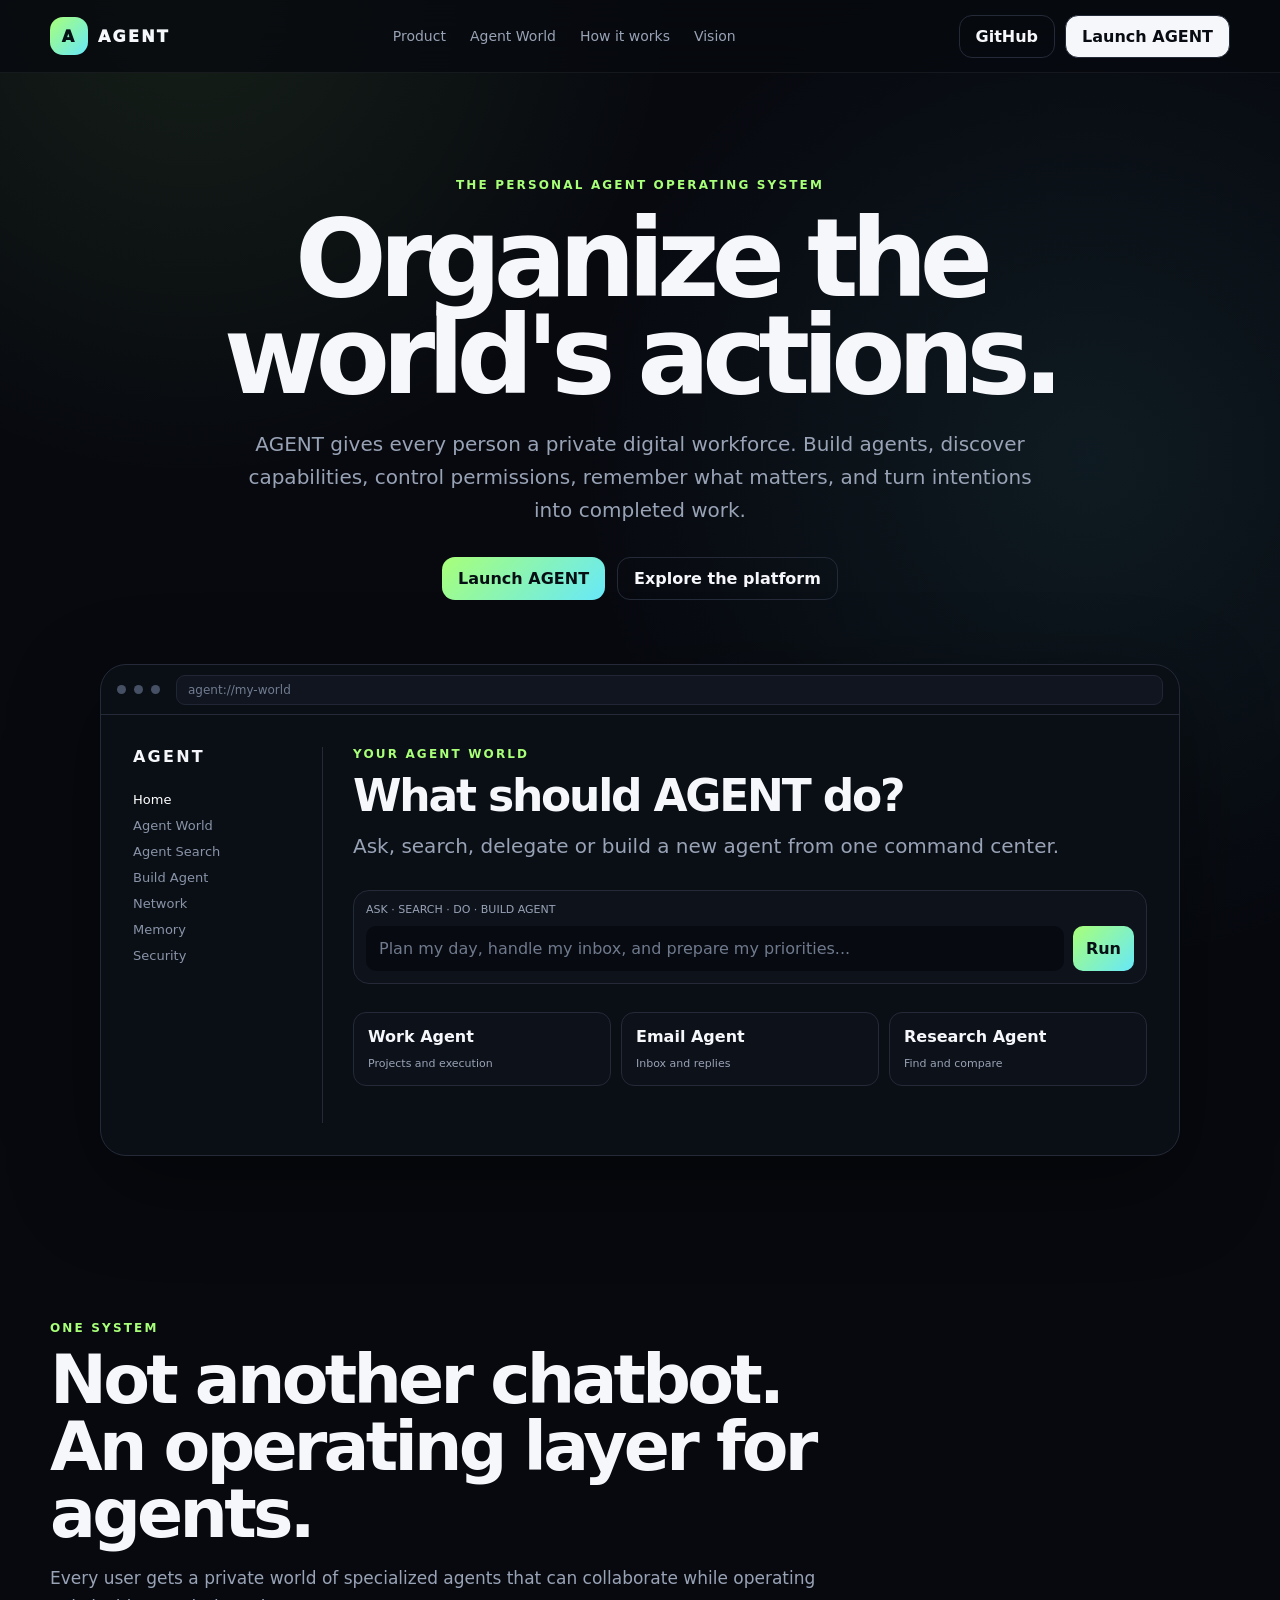
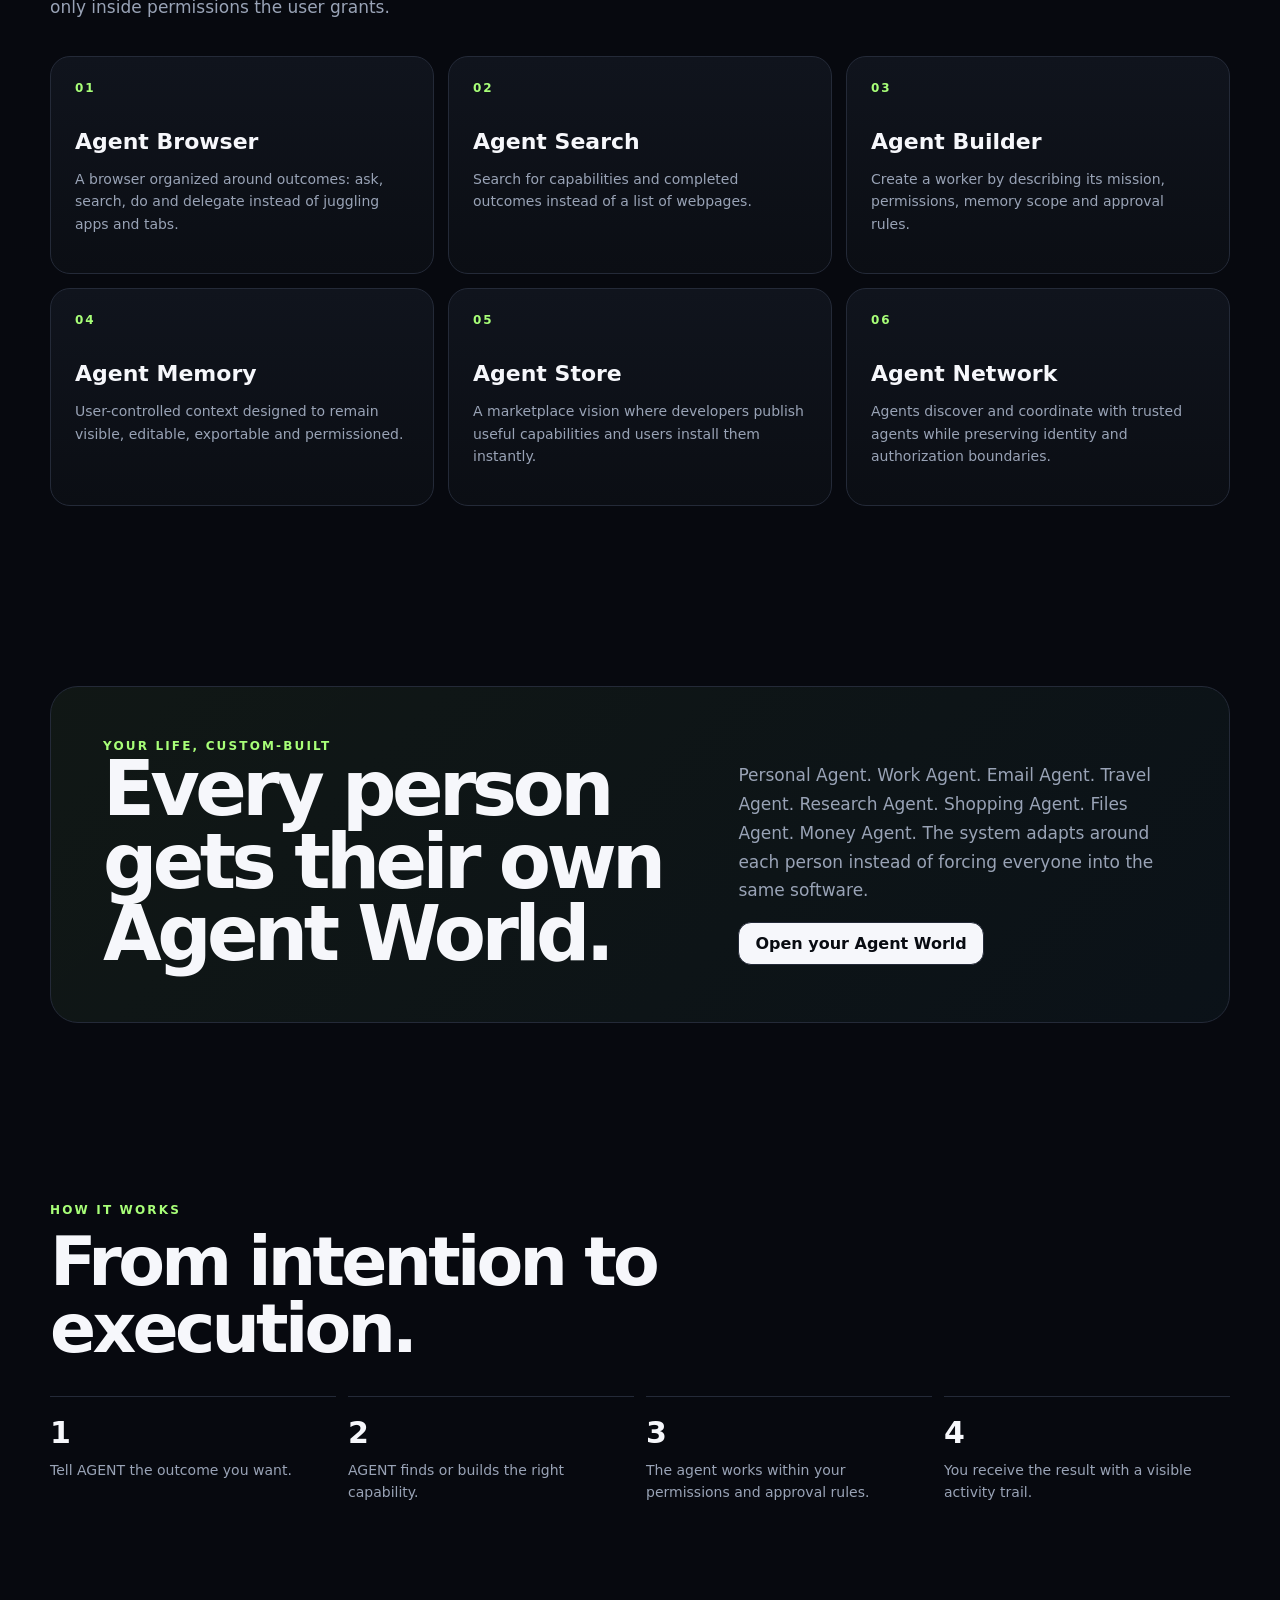
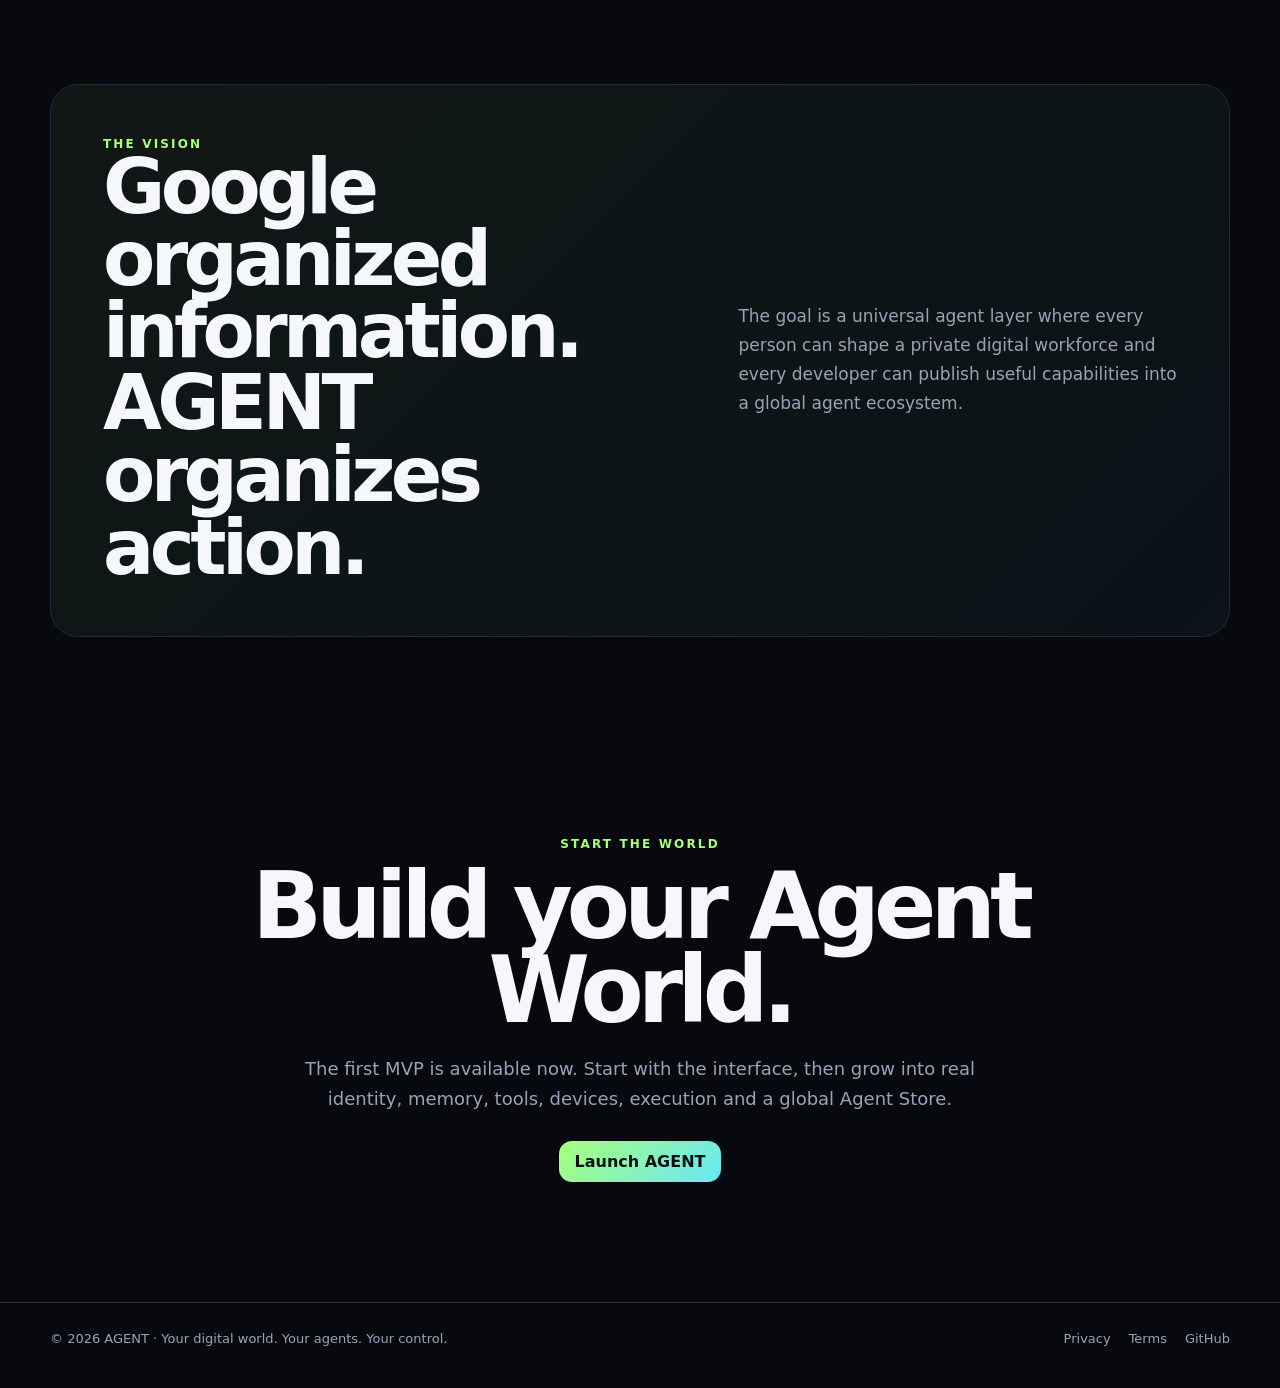
<file: home.html>
<!doctype html><html lang="en"><head><meta charset="utf-8"><meta name="viewport" content="width=device-width,initial-scale=1"><title>AGENT — Organize the world's actions</title><meta name="description" content="AGENT is the personal agent operating system: build, discover and control a private digital workforce from one place."><meta name="theme-color" content="#07090f"><meta property="og:title" content="AGENT — Organize the world's actions"><meta property="og:description" content="Build your own private Agent World: agents for work, research, email, travel, files and more."><meta property="og:type" content="website"><link rel="icon" href="favicon.svg"><link rel="manifest" href="manifest.webmanifest"><style>:root{--bg:#07090f;--panel:#0e1119;--line:#242a38;--text:#f6f7fb;--muted:#99a3b6;--a:#a8ff78;--b:#67e8f9}*{box-sizing:border-box}html{scroll-behavior:smooth}body{margin:0;background:radial-gradient(circle at 15% 0,rgba(168,255,120,.09),transparent 30rem),radial-gradient(circle at 85% 10%,rgba(103,232,249,.08),transparent 32rem),var(--bg);color:var(--text);font-family:Inter,ui-sans-serif,system-ui,-apple-system,BlinkMacSystemFont,"Segoe UI",sans-serif}a{color:inherit;text-decoration:none}.wrap{width:min(1180px,calc(100% - 36px));margin:auto}.nav{position:sticky;top:0;z-index:20;background:rgba(7,9,15,.78);backdrop-filter:blur(18px);border-bottom:1px solid rgba(255,255,255,.06)}.navin{height:72px;display:flex;align-items:center;justify-content:space-between}.brand{display:flex;gap:10px;align-items:center;font-weight:950;letter-spacing:.14em}.mark{width:38px;height:38px;border-radius:13px;display:grid;place-items:center;background:linear-gradient(135deg,var(--a),var(--b));color:#071014}.links{display:flex;gap:24px;color:var(--muted);font-size:14px}.actions{display:flex;gap:10px}.btn{display:inline-flex;align-items:center;justify-content:center;border:1px solid var(--line);border-radius:13px;padding:11px 16px;font-weight:850}.btn.primary{background:var(--text);color:#090c12}.btn.glow{border:0;background:linear-gradient(135deg,var(--a),var(--b));color:#061014}.hero{padding:105px 0 75px;text-align:center}.kicker{font-size:12px;font-weight:900;letter-spacing:.18em;color:var(--a);text-transform:uppercase}.hero h1{font-size:clamp(54px,9vw,108px);line-height:.9;letter-spacing:-.073em;max-width:1050px;margin:18px auto 24px}.hero p{max-width:820px;margin:auto;color:var(--muted);font-size:20px;line-height:1.65}.heroBtns{display:flex;gap:12px;justify-content:center;flex-wrap:wrap;margin-top:30px}.demo{margin:64px auto 0;max-width:1080px;border:1px solid var(--line);border-radius:26px;overflow:hidden;background:#0a0e15;box-shadow:0 28px 90px rgba(0,0,0,.42);text-align:left}.bar{height:50px;border-bottom:1px solid var(--line);display:flex;align-items:center;gap:8px;padding:0 16px}.bar i{width:9px;height:9px;border-radius:50%;background:#465064}.url{margin-left:8px;flex:1;background:#10151f;border:1px solid #202635;color:#707c91;border-radius:9px;padding:7px 11px;font-size:12px}.screen{padding:32px;display:grid;grid-template-columns:190px 1fr;min-height:440px}.side{border-right:1px solid var(--line);padding-right:22px}.side b{letter-spacing:.14em}.side div{display:grid;gap:11px;color:#8994a8;font-size:13px;margin-top:26px}.side span:first-child{color:white}.screenmain{padding-left:30px}.screenmain h3{font-size:44px;letter-spacing:-.05em;margin:9px 0}.screenmain p{color:var(--muted);line-height:1.6}.command{margin:28px 0;border:1px solid var(--line);border-radius:16px;background:#0d121b;padding:12px}.modes{font-size:11px;color:var(--muted);margin-bottom:10px}.input{display:flex;gap:9px}.input div{flex:1;background:#070a10;border-radius:10px;padding:13px;color:#6f7a8d}.run{background:linear-gradient(135deg,var(--a),var(--b));color:#071014;font-weight:900;border-radius:10px;padding:13px}.agents{display:grid;grid-template-columns:repeat(3,1fr);gap:10px}.agent{border:1px solid var(--line);background:#0d1119;border-radius:13px;padding:14px}.agent b{display:block;margin-bottom:6px}.agent span{font-size:11px;color:var(--muted)}section{padding:90px 0}.head{max-width:780px;margin-bottom:34px}.head h2{font-size:clamp(38px,6vw,68px);line-height:.98;letter-spacing:-.055em;margin:12px 0}.head p,.copy{color:var(--muted);font-size:17px;line-height:1.7}.grid{display:grid;grid-template-columns:repeat(3,1fr);gap:14px}.card{border:1px solid var(--line);background:linear-gradient(180deg,#10141d,#0b0e14);border-radius:20px;padding:24px;min-height:205px}.num{font-size:12px;color:var(--a);font-weight:900;letter-spacing:.15em}.card h3{font-size:22px;margin:34px 0 9px}.card p{color:var(--muted);line-height:1.6;font-size:14px}.statement{border:1px solid var(--line);border-radius:28px;padding:52px;background:linear-gradient(135deg,rgba(168,255,120,.06),rgba(103,232,249,.04));display:grid;grid-template-columns:1.15fr .85fr;gap:42px;align-items:center}.statement h2{font-size:clamp(42px,6vw,76px);line-height:.95;letter-spacing:-.06em;margin:0}.steps{display:grid;grid-template-columns:repeat(4,1fr);gap:12px}.step{border-top:1px solid var(--line);padding-top:18px}.step b{font-size:30px;display:block;margin-bottom:10px}.step span{color:var(--muted);line-height:1.55;font-size:14px}.cta{text-align:center;padding:110px 0 120px}.cta h2{font-size:clamp(48px,8vw,92px);line-height:.92;letter-spacing:-.065em;max-width:900px;margin:14px auto 20px}.cta p{color:var(--muted);max-width:720px;margin:0 auto 28px;font-size:18px;line-height:1.65}.footer{border-top:1px solid var(--line);padding:28px 0 42px;color:var(--muted);font-size:13px}.footerin{display:flex;justify-content:space-between;gap:20px;flex-wrap:wrap}.legal{display:flex;gap:18px}@media(max-width:900px){.links{display:none}.grid{grid-template-columns:1fr 1fr}.statement{grid-template-columns:1fr}.steps{grid-template-columns:1fr 1fr}.screen{grid-template-columns:1fr}.side{display:none}.screenmain{padding:0}.agents{grid-template-columns:1fr 1fr}}@media(max-width:620px){.actions .btn:first-child{display:none}.hero{padding-top:72px}.hero p{font-size:17px}.grid,.steps,.agents{grid-template-columns:1fr}.screen{padding:20px}.screenmain h3{font-size:34px}.statement{padding:28px}}</style></head><body><header class="nav"><div class="wrap navin"><a class="brand" href="#top"><span class="mark">A</span><span>AGENT</span></a><nav class="links"><a href="#product">Product</a><a href="#world">Agent World</a><a href="#how">How it works</a><a href="#vision">Vision</a></nav><div class="actions"><a class="btn" href="https://github.com/abemarko1/hermes-agent/tree/agent-mvp">GitHub</a><a class="btn primary" href="app.html">Launch AGENT</a></div></div></header><main id="top"><section class="hero"><div class="wrap"><div class="kicker">THE PERSONAL AGENT OPERATING SYSTEM</div><h1>Organize the world's actions.</h1><p>AGENT gives every person a private digital workforce. Build agents, discover capabilities, control permissions, remember what matters, and turn intentions into completed work.</p><div class="heroBtns"><a class="btn glow" href="app.html">Launch AGENT</a><a class="btn" href="#product">Explore the platform</a></div><div class="demo"><div class="bar"><i></i><i></i><i></i><div class="url">agent://my-world</div></div><div class="screen"><aside class="side"><b>AGENT</b><div><span>Home</span><span>Agent World</span><span>Agent Search</span><span>Build Agent</span><span>Network</span><span>Memory</span><span>Security</span></div></aside><div class="screenmain"><div class="kicker">YOUR AGENT WORLD</div><h3>What should AGENT do?</h3><p>Ask, search, delegate or build a new agent from one command center.</p><div class="command"><div class="modes">ASK · SEARCH · DO · BUILD AGENT</div><div class="input"><div>Plan my day, handle my inbox, and prepare my priorities...</div><span class="run">Run</span></div></div><div class="agents"><div class="agent"><b>Work Agent</b><span>Projects and execution</span></div><div class="agent"><b>Email Agent</b><span>Inbox and replies</span></div><div class="agent"><b>Research Agent</b><span>Find and compare</span></div></div></div></div></div></div></section><section id="product"><div class="wrap"><div class="head"><div class="kicker">ONE SYSTEM</div><h2>Not another chatbot. An operating layer for agents.</h2><p>Every user gets a private world of specialized agents that can collaborate while operating only inside permissions the user grants.</p></div><div class="grid"><article class="card"><div class="num">01</div><h3>Agent Browser</h3><p>A browser organized around outcomes: ask, search, do and delegate instead of juggling apps and tabs.</p></article><article class="card"><div class="num">02</div><h3>Agent Search</h3><p>Search for capabilities and completed outcomes instead of a list of webpages.</p></article><article class="card"><div class="num">03</div><h3>Agent Builder</h3><p>Create a worker by describing its mission, permissions, memory scope and approval rules.</p></article><article class="card"><div class="num">04</div><h3>Agent Memory</h3><p>User-controlled context designed to remain visible, editable, exportable and permissioned.</p></article><article class="card"><div class="num">05</div><h3>Agent Store</h3><p>A marketplace vision where developers publish useful capabilities and users install them instantly.</p></article><article class="card"><div class="num">06</div><h3>Agent Network</h3><p>Agents discover and coordinate with trusted agents while preserving identity and authorization boundaries.</p></article></div></div></section><section id="world"><div class="wrap"><div class="statement"><div><div class="kicker">YOUR LIFE, CUSTOM-BUILT</div><h2>Every person gets their own Agent World.</h2></div><div><p class="copy">Personal Agent. Work Agent. Email Agent. Travel Agent. Research Agent. Shopping Agent. Files Agent. Money Agent. The system adapts around each person instead of forcing everyone into the same software.</p><a class="btn primary" href="app.html">Open your Agent World</a></div></div></div></section><section id="how"><div class="wrap"><div class="head"><div class="kicker">HOW IT WORKS</div><h2>From intention to execution.</h2></div><div class="steps"><div class="step"><b>1</b><span>Tell AGENT the outcome you want.</span></div><div class="step"><b>2</b><span>AGENT finds or builds the right capability.</span></div><div class="step"><b>3</b><span>The agent works within your permissions and approval rules.</span></div><div class="step"><b>4</b><span>You receive the result with a visible activity trail.</span></div></div></div></section><section id="vision"><div class="wrap"><div class="statement"><div><div class="kicker">THE VISION</div><h2>Google organized information. AGENT organizes action.</h2></div><div><p class="copy">The goal is a universal agent layer where every person can shape a private digital workforce and every developer can publish useful capabilities into a global agent ecosystem.</p></div></div></div></section><section class="cta"><div class="wrap"><div class="kicker">START THE WORLD</div><h2>Build your Agent World.</h2><p>The first MVP is available now. Start with the interface, then grow into real identity, memory, tools, devices, execution and a global Agent Store.</p><a class="btn glow" href="app.html">Launch AGENT</a></div></section></main><footer class="footer"><div class="wrap footerin"><span>© 2026 AGENT · Your digital world. Your agents. Your control.</span><span class="legal"><a href="privacy.html">Privacy</a><a href="terms.html">Terms</a><a href="https://github.com/abemarko1/hermes-agent/tree/agent-mvp">GitHub</a></span></div></footer><script>if('serviceWorker'in navigator){window.addEventListener('load',()=>navigator.serviceWorker.register('./service-worker.js').catch(()=>{}));}</script></body></html>
</file>
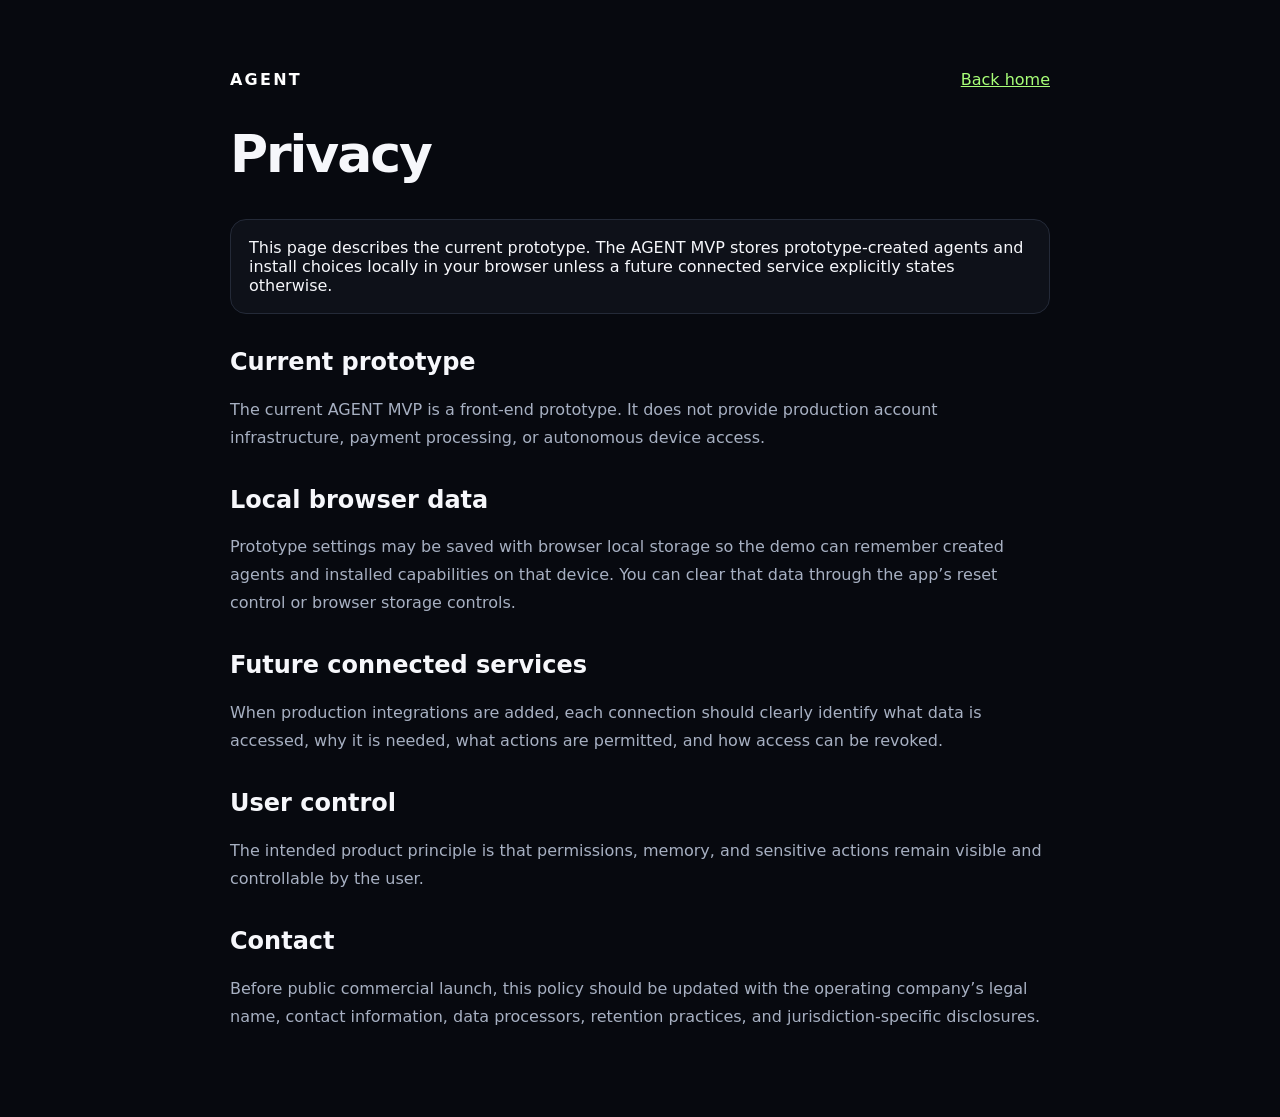
<file: privacy.html>
<!doctype html><html lang="en"><head><meta charset="utf-8"><meta name="viewport" content="width=device-width,initial-scale=1"><title>Privacy — AGENT</title><link rel="icon" href="favicon.svg"><style>body{margin:0;background:#07090f;color:#f6f7fb;font-family:Inter,system-ui,sans-serif}main{max-width:820px;margin:auto;padding:70px 22px}a{color:#a8ff78}h1{font-size:52px;letter-spacing:-.04em}h2{margin-top:34px}p,li{color:#a7b0c2;line-height:1.75}.top{display:flex;justify-content:space-between;align-items:center}.brand{font-weight:900;letter-spacing:.14em;color:white;text-decoration:none}.note{border:1px solid #242a38;background:#0e1119;border-radius:16px;padding:18px;margin:28px 0}</style></head><body><main><div class="top"><a class="brand" href="./">AGENT</a><a href="./">Back home</a></div><h1>Privacy</h1><div class="note">This page describes the current prototype. The AGENT MVP stores prototype-created agents and install choices locally in your browser unless a future connected service explicitly states otherwise.</div><h2>Current prototype</h2><p>The current AGENT MVP is a front-end prototype. It does not provide production account infrastructure, payment processing, or autonomous device access.</p><h2>Local browser data</h2><p>Prototype settings may be saved with browser local storage so the demo can remember created agents and installed capabilities on that device. You can clear that data through the app’s reset control or browser storage controls.</p><h2>Future connected services</h2><p>When production integrations are added, each connection should clearly identify what data is accessed, why it is needed, what actions are permitted, and how access can be revoked.</p><h2>User control</h2><p>The intended product principle is that permissions, memory, and sensitive actions remain visible and controllable by the user.</p><h2>Contact</h2><p>Before public commercial launch, this policy should be updated with the operating company’s legal name, contact information, data processors, retention practices, and jurisdiction-specific disclosures.</p></main></body></html>
</file>
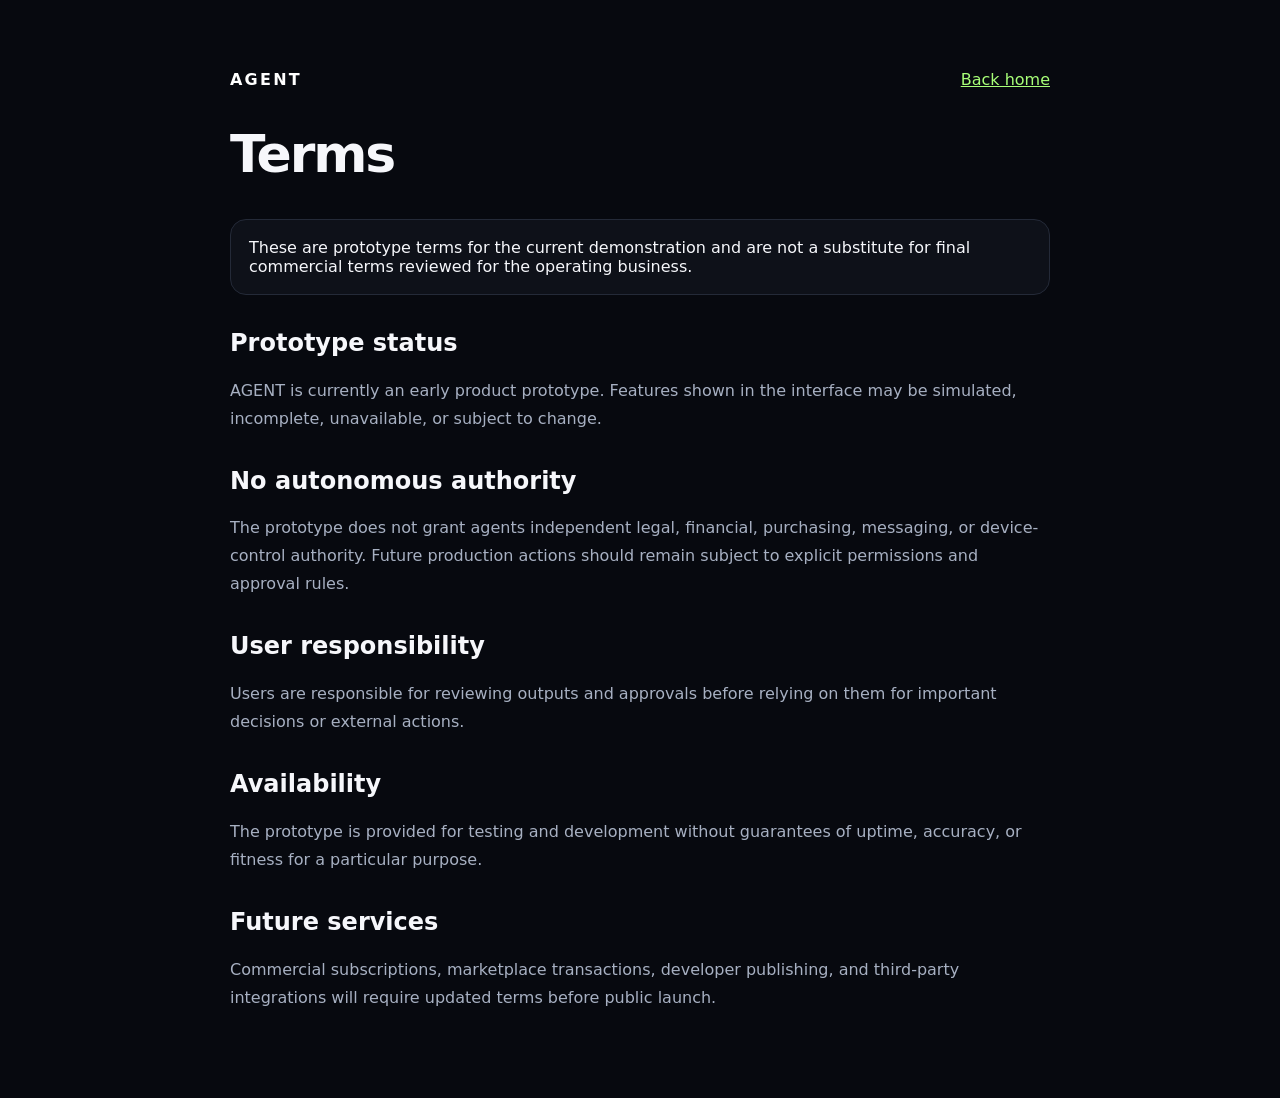
<file: terms.html>
<!doctype html><html lang="en"><head><meta charset="utf-8"><meta name="viewport" content="width=device-width,initial-scale=1"><title>Terms — AGENT</title><link rel="icon" href="favicon.svg"><style>body{margin:0;background:#07090f;color:#f6f7fb;font-family:Inter,system-ui,sans-serif}main{max-width:820px;margin:auto;padding:70px 22px}a{color:#a8ff78}h1{font-size:52px;letter-spacing:-.04em}h2{margin-top:34px}p,li{color:#a7b0c2;line-height:1.75}.top{display:flex;justify-content:space-between;align-items:center}.brand{font-weight:900;letter-spacing:.14em;color:white;text-decoration:none}.note{border:1px solid #242a38;background:#0e1119;border-radius:16px;padding:18px;margin:28px 0}</style></head><body><main><div class="top"><a class="brand" href="./">AGENT</a><a href="./">Back home</a></div><h1>Terms</h1><div class="note">These are prototype terms for the current demonstration and are not a substitute for final commercial terms reviewed for the operating business.</div><h2>Prototype status</h2><p>AGENT is currently an early product prototype. Features shown in the interface may be simulated, incomplete, unavailable, or subject to change.</p><h2>No autonomous authority</h2><p>The prototype does not grant agents independent legal, financial, purchasing, messaging, or device-control authority. Future production actions should remain subject to explicit permissions and approval rules.</p><h2>User responsibility</h2><p>Users are responsible for reviewing outputs and approvals before relying on them for important decisions or external actions.</p><h2>Availability</h2><p>The prototype is provided for testing and development without guarantees of uptime, accuracy, or fitness for a particular purpose.</p><h2>Future services</h2><p>Commercial subscriptions, marketplace transactions, developer publishing, and third-party integrations will require updated terms before public launch.</p></main></body></html>
</file>
